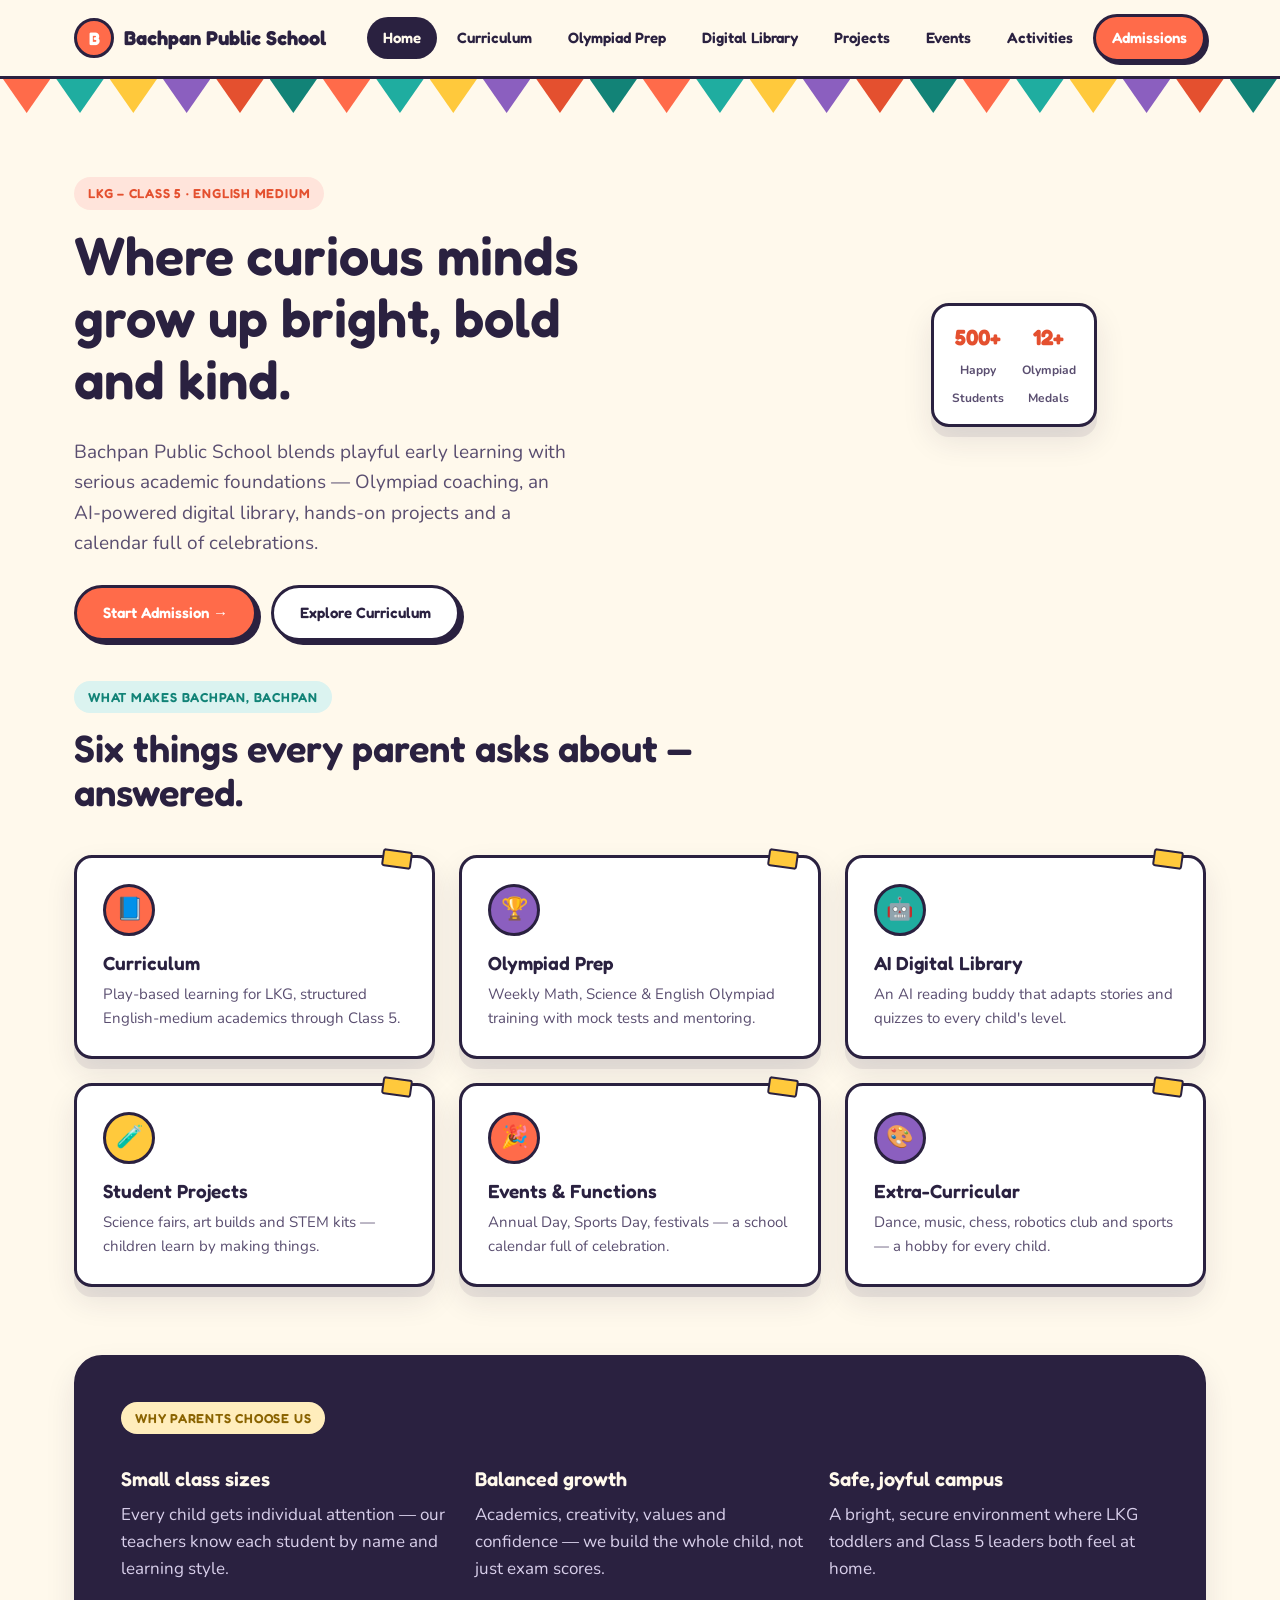
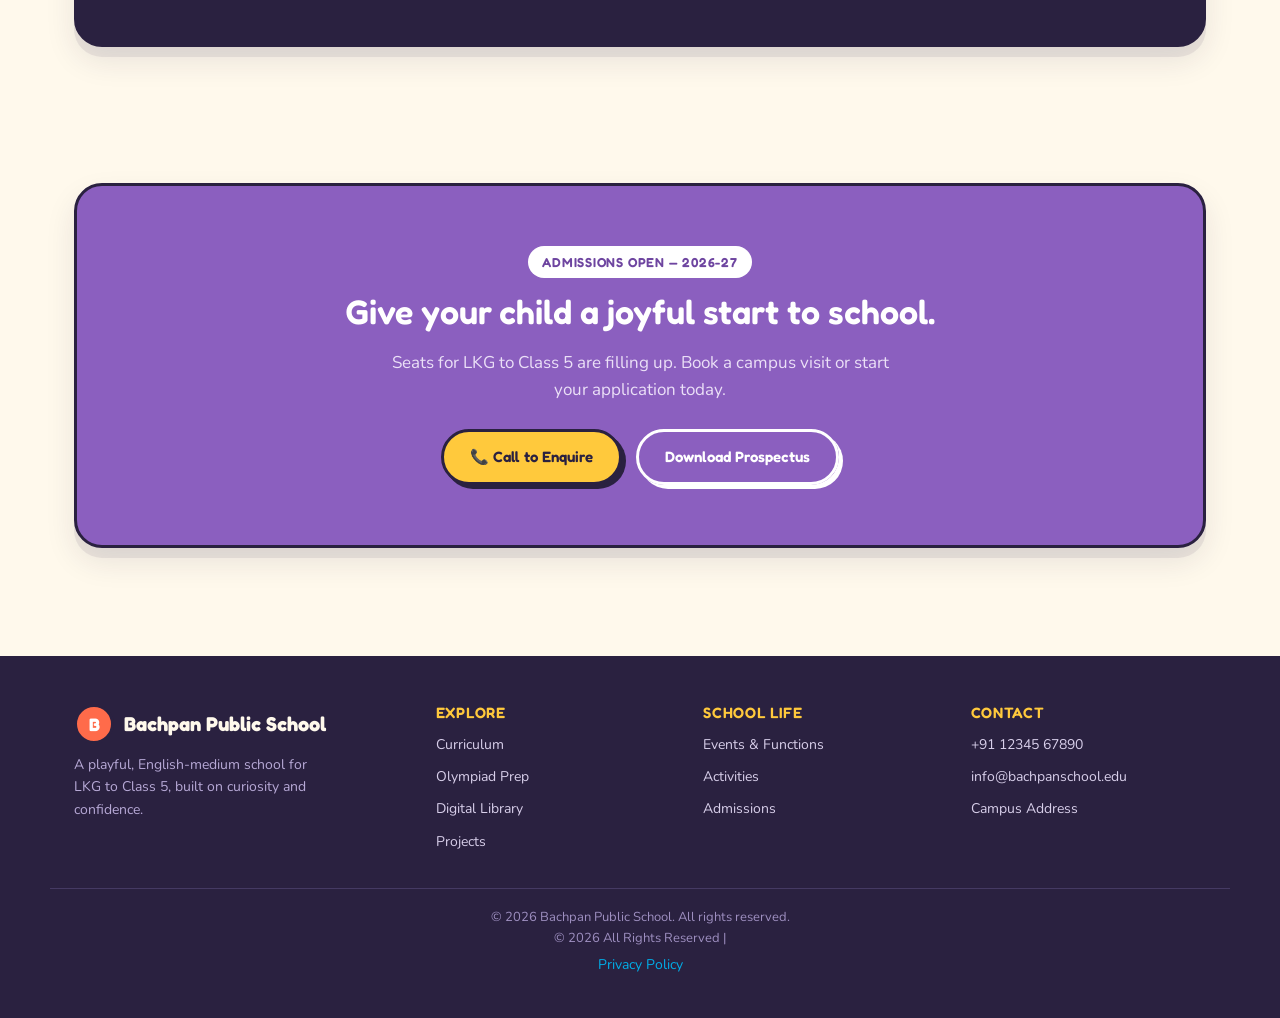
<file: index.html>
<!DOCTYPE html>
<html lang="en">
<head>
<meta charset="UTF-8">
<meta name="viewport" content="width=device-width, initial-scale=1.0">
<title>Bachpan Public School — LKG to Class 5, English Medium</title>
<meta name="description" content="Bachpan Public School: playful, curious classrooms for LKG to Class 5. Olympiad coaching, AI-powered digital library, hands-on projects and vibrant school events.">
<link rel="stylesheet" href="style.css">
</head>
<body>

<header class="site-header">
  <div class="nav-row">
    <a href="index.html" class="brand">
      <span class="brand-badge">B</span>
      Bachpan Public School
    </a>
    <button class="nav-toggle" aria-label="Toggle menu">
      <svg width="22" height="16" viewBox="0 0 22 16"><rect width="22" height="2.4" fill="#2A2140"/><rect y="6.8" width="22" height="2.4" fill="#2A2140"/><rect y="13.6" width="22" height="2.4" fill="#2A2140"/></svg>
    </button>
    <nav class="primary-nav">
      <a href="index.html" class="active">Home</a>
      <a href="curriculum.html">Curriculum</a>
      <a href="olympiad.html">Olympiad Prep</a>
      <a href="digital-library.html">Digital Library</a>
      <a href="projects.html">Projects</a>
      <a href="events.html">Events</a>
      <a href="activities.html">Activities</a>
      <a href="index.html#admissions" class="nav-cta">Admissions</a>
    </nav>
  </div>
</header>

<div class="bunting">
  <span></span><span></span><span></span><span></span><span></span><span></span><span></span><span></span>
  <span></span><span></span><span></span><span></span><span></span><span></span><span></span><span></span>
  <span></span><span></span><span></span><span></span><span></span><span></span><span></span><span></span>
</div>

<!-- HERO -->
<section class="hero">
  <div class="wrap hero-grid">
    <div>
      <span class="eyebrow">LKG – Class 5 · English Medium</span>
      <h1>Where curious minds grow up bright, bold and kind.</h1>
      <p class="lede">Bachpan Public School blends playful early learning with serious academic foundations — Olympiad coaching, an AI-powered digital library, hands-on projects and a calendar full of celebrations.</p>
      <div class="hero-actions">
        <a href="index.html#admissions" class="btn btn-primary">Start Admission →</a>
        <a href="curriculum.html" class="btn btn-ghost">Explore Curriculum</a>
      </div>
    </div>
    <div class="hero-art">
      <div class="blob"></div>
      <div class="hero-stats">
        <div><strong>500+</strong><span>Happy Students</span></div>
        <div><strong>12+</strong><span>Olympiad Medals</span></div>
      </div>
    </div>
  </div>
</section>

<!-- QUICK LINKS STRIP -->
<section style="padding:0 0 68px;">
  <div class="wrap">
    <div class="section-head">
      <span class="eyebrow teal">What makes Bachpan, Bachpan</span>
      <h2>Six things every parent asks about — answered.</h2>
    </div>
    <div class="grid grid-3">
      <a href="curriculum.html" class="card reveal">
        <div class="card-icon ic-coral">📘</div>
        <h3>Curriculum</h3>
        <p>Play-based learning for LKG, structured English-medium academics through Class 5.</p>
      </a>
      <a href="olympiad.html" class="card reveal">
        <div class="card-icon ic-grape">🏆</div>
        <h3>Olympiad Prep</h3>
        <p>Weekly Math, Science & English Olympiad training with mock tests and mentoring.</p>
      </a>
      <a href="digital-library.html" class="card reveal">
        <div class="card-icon ic-teal">🤖</div>
        <h3>AI Digital Library</h3>
        <p>An AI reading buddy that adapts stories and quizzes to every child's level.</p>
      </a>
      <a href="projects.html" class="card reveal">
        <div class="card-icon ic-sun">🧪</div>
        <h3>Student Projects</h3>
        <p>Science fairs, art builds and STEM kits — children learn by making things.</p>
      </a>
      <a href="events.html" class="card reveal">
        <div class="card-icon ic-coral">🎉</div>
        <h3>Events & Functions</h3>
        <p>Annual Day, Sports Day, festivals — a school calendar full of celebration.</p>
      </a>
      <a href="activities.html" class="card reveal">
        <div class="card-icon ic-grape">🎨</div>
        <h3>Extra-Curricular</h3>
        <p>Dance, music, chess, robotics club and sports — a hobby for every child.</p>
      </a>
    </div>
  </div>
</section>

<!-- WHY US PANEL -->
<section style="padding-top:0;">
  <div class="wrap">
    <div class="panel panel-ink">
      <span class="eyebrow sun">Why parents choose us</span>
      <div class="grid grid-3" style="margin-top:20px;">
        <div>
          <h3>Small class sizes</h3>
          <p>Every child gets individual attention — our teachers know each student by name and learning style.</p>
        </div>
        <div>
          <h3>Balanced growth</h3>
          <p>Academics, creativity, values and confidence — we build the whole child, not just exam scores.</p>
        </div>
        <div>
          <h3>Safe, joyful campus</h3>
          <p>A bright, secure environment where LKG toddlers and Class 5 leaders both feel at home.</p>
        </div>
      </div>
    </div>
  </div>
</section>

<!-- ADMISSIONS CTA -->
<section id="admissions">
  <div class="wrap">
    <div class="cta-band">
      <span class="eyebrow" style="background:#fff;color:var(--grape-deep);">Admissions Open — 2026-27</span>
      <h2>Give your child a joyful start to school.</h2>
      <p>Seats for LKG to Class 5 are filling up. Book a campus visit or start your application today.</p>
      <div class="hero-actions" style="justify-content:center;">
        <a href="tel:+911234567890" class="btn btn-primary" style="background:var(--sun);color:var(--ink);">📞 Call to Enquire</a>
        <a href="#" class="btn btn-ghost" style="background:transparent;color:#fff;border-color:#fff;box-shadow:4px 4px 0 #fff;">Download Prospectus</a>
      </div>
    </div>
  </div>
</section>

<footer>
  <div class="wrap footer-grid">
    <div>
      <div class="brand" style="color:var(--cream);margin-bottom:10px;">
        <span class="brand-badge">B</span> Bachpan Public School
      </div>
      <p style="color:#B7A9D6;font-size:14px;max-width:32ch;">A playful, English-medium school for LKG to Class 5, built on curiosity and confidence.</p>
    </div>
    <div>
      <h4>Explore</h4>
      <a href="curriculum.html">Curriculum</a>
      <a href="olympiad.html">Olympiad Prep</a>
      <a href="digital-library.html">Digital Library</a>
      <a href="projects.html">Projects</a>
    </div>
    <div>
      <h4>School Life</h4>
      <a href="events.html">Events & Functions</a>
      <a href="activities.html">Activities</a>
      <a href="index.html#admissions">Admissions</a>
    </div>
    <div>
      <h4>Contact</h4>
      <a href="tel:+911234567890">+91 12345 67890</a>
      <a href="mailto:info@bachpanschool.edu">info@bachpanschool.edu</a>
      <a href="#">Campus Address</a>
    </div>
  </div>
  <div class="wrap footer-bottom">© 2026 Bachpan Public School. All rights reserved.<p>© 2026 All Rights Reserved | <a href="privacy.html" style="color:#00ade7;text-decoration:none;">Privacy Policy</a></p></div>
</footer>

<script src="script.js"></script>
</body>
</html>
</file>
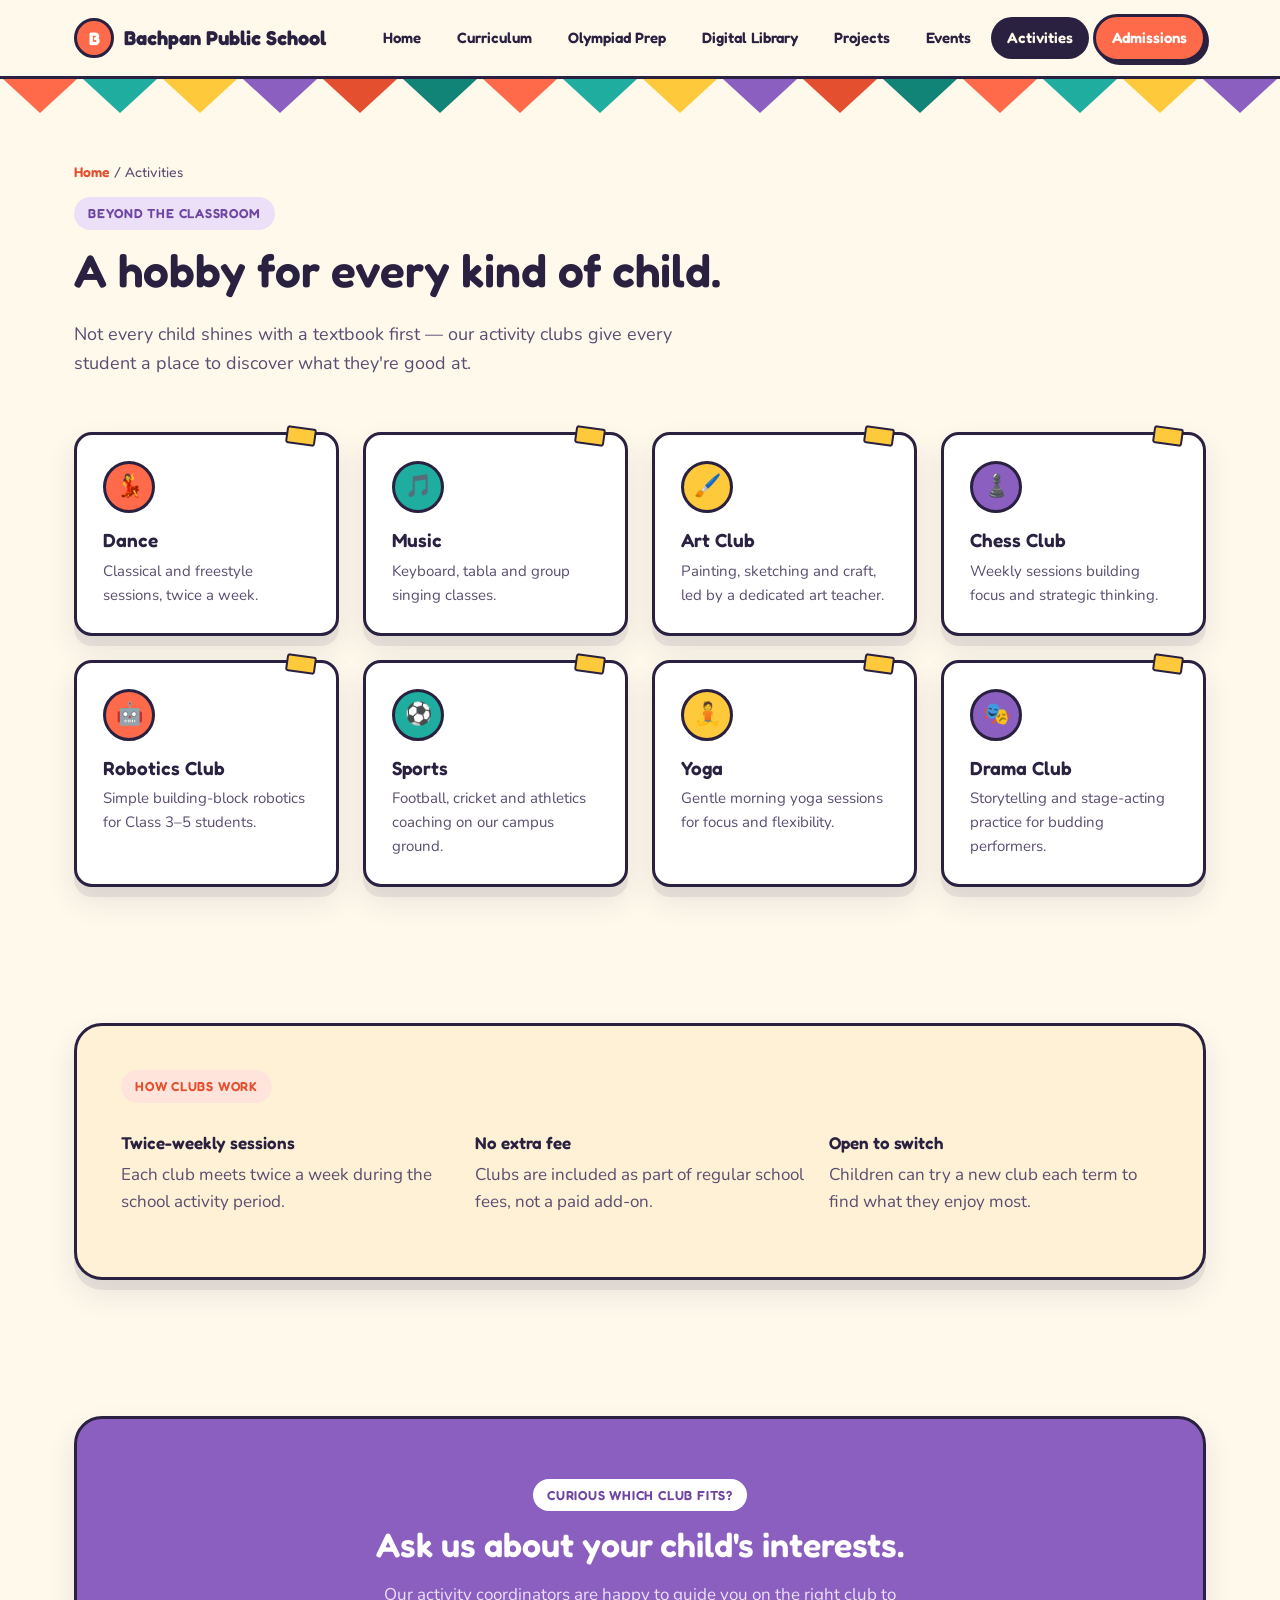
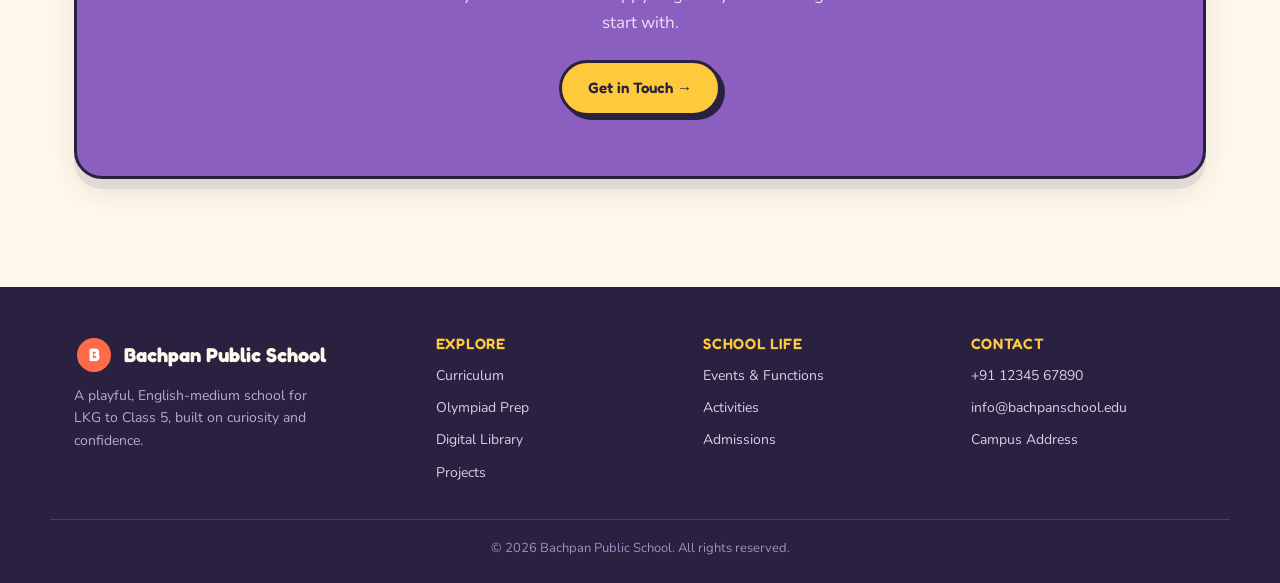
<file: activities.html>
<!DOCTYPE html>
<html lang="en">
<head>
<meta charset="UTF-8">
<meta name="viewport" content="width=device-width, initial-scale=1.0">
<title>Extra-Curricular Activities — Bachpan Public School</title>
<meta name="description" content="Dance, music, art, sports, chess and robotics club — extra-curricular activities at Bachpan Public School.">
<link rel="stylesheet" href="style.css">
</head>
<body>

<header class="site-header">
  <div class="nav-row">
    <a href="index.html" class="brand"><span class="brand-badge">B</span> Bachpan Public School</a>
    <button class="nav-toggle" aria-label="Toggle menu">
      <svg width="22" height="16" viewBox="0 0 22 16"><rect width="22" height="2.4" fill="#2A2140"/><rect y="6.8" width="22" height="2.4" fill="#2A2140"/><rect y="13.6" width="22" height="2.4" fill="#2A2140"/></svg>
    </button>
    <nav class="primary-nav">
      <a href="index.html">Home</a>
      <a href="curriculum.html">Curriculum</a>
      <a href="olympiad.html">Olympiad Prep</a>
      <a href="digital-library.html">Digital Library</a>
      <a href="projects.html">Projects</a>
      <a href="events.html">Events</a>
      <a href="activities.html" class="active">Activities</a>
      <a href="index.html#admissions" class="nav-cta">Admissions</a>
    </nav>
  </div>
</header>

<div class="bunting">
  <span></span><span></span><span></span><span></span><span></span><span></span><span></span><span></span>
  <span></span><span></span><span></span><span></span><span></span><span></span><span></span><span></span>
</div>

<section class="page-hero">
  <div class="wrap">
    <div class="breadcrumb"><a href="index.html">Home</a> / Activities</div>
    <span class="eyebrow grape">Beyond the classroom</span>
    <h1>A hobby for every kind of child.</h1>
    <p>Not every child shines with a textbook first — our activity clubs give every student a place to discover what they're good at.</p>
  </div>
</section>

<section style="padding-top:0;">
  <div class="wrap">
    <div class="grid grid-4">
      <div class="card reveal"><div class="card-icon ic-coral">💃</div><h3>Dance</h3><p>Classical and freestyle sessions, twice a week.</p></div>
      <div class="card reveal"><div class="card-icon ic-teal">🎵</div><h3>Music</h3><p>Keyboard, tabla and group singing classes.</p></div>
      <div class="card reveal"><div class="card-icon ic-sun">🖌️</div><h3>Art Club</h3><p>Painting, sketching and craft, led by a dedicated art teacher.</p></div>
      <div class="card reveal"><div class="card-icon ic-grape">♟️</div><h3>Chess Club</h3><p>Weekly sessions building focus and strategic thinking.</p></div>
      <div class="card reveal"><div class="card-icon ic-coral">🤖</div><h3>Robotics Club</h3><p>Simple building-block robotics for Class 3–5 students.</p></div>
      <div class="card reveal"><div class="card-icon ic-teal">⚽</div><h3>Sports</h3><p>Football, cricket and athletics coaching on our campus ground.</p></div>
      <div class="card reveal"><div class="card-icon ic-sun">🧘</div><h3>Yoga</h3><p>Gentle morning yoga sessions for focus and flexibility.</p></div>
      <div class="card reveal"><div class="card-icon ic-grape">🎭</div><h3>Drama Club</h3><p>Storytelling and stage-acting practice for budding performers.</p></div>
    </div>
  </div>
</section>

<section>
  <div class="wrap">
    <div class="panel panel-cream reveal">
      <span class="eyebrow">How clubs work</span>
      <div class="grid grid-3" style="margin-top:16px;">
        <div><h4>Twice-weekly sessions</h4><p style="color:var(--ink-soft);">Each club meets twice a week during the school activity period.</p></div>
        <div><h4>No extra fee</h4><p style="color:var(--ink-soft);">Clubs are included as part of regular school fees, not a paid add-on.</p></div>
        <div><h4>Open to switch</h4><p style="color:var(--ink-soft);">Children can try a new club each term to find what they enjoy most.</p></div>
      </div>
    </div>
  </div>
</section>

<section>
  <div class="wrap">
    <div class="cta-band">
      <span class="eyebrow" style="background:#fff;color:var(--grape-deep);">Curious which club fits?</span>
      <h2>Ask us about your child's interests.</h2>
      <p>Our activity coordinators are happy to guide you on the right club to start with.</p>
      <a href="index.html#admissions" class="btn btn-primary" style="background:var(--sun);color:var(--ink);">Get in Touch →</a>
    </div>
  </div>
</section>

<footer>
  <div class="wrap footer-grid">
    <div>
      <div class="brand" style="color:var(--cream);margin-bottom:10px;"><span class="brand-badge">B</span> Bachpan Public School</div>
      <p style="color:#B7A9D6;font-size:14px;max-width:32ch;">A playful, English-medium school for LKG to Class 5, built on curiosity and confidence.</p>
    </div>
    <div><h4>Explore</h4>
      <a href="curriculum.html">Curriculum</a><a href="olympiad.html">Olympiad Prep</a><a href="digital-library.html">Digital Library</a><a href="projects.html">Projects</a>
    </div>
    <div><h4>School Life</h4>
      <a href="events.html">Events & Functions</a><a href="activities.html">Activities</a><a href="index.html#admissions">Admissions</a>
    </div>
    <div><h4>Contact</h4>
      <a href="tel:+911234567890">+91 12345 67890</a><a href="mailto:info@bachpanschool.edu">info@bachpanschool.edu</a><a href="#">Campus Address</a>
    </div>
  </div>
  <div class="wrap footer-bottom">© 2026 Bachpan Public School. All rights reserved.</div>
</footer>

<script src="script.js"></script>
</body>
</html>
</file>
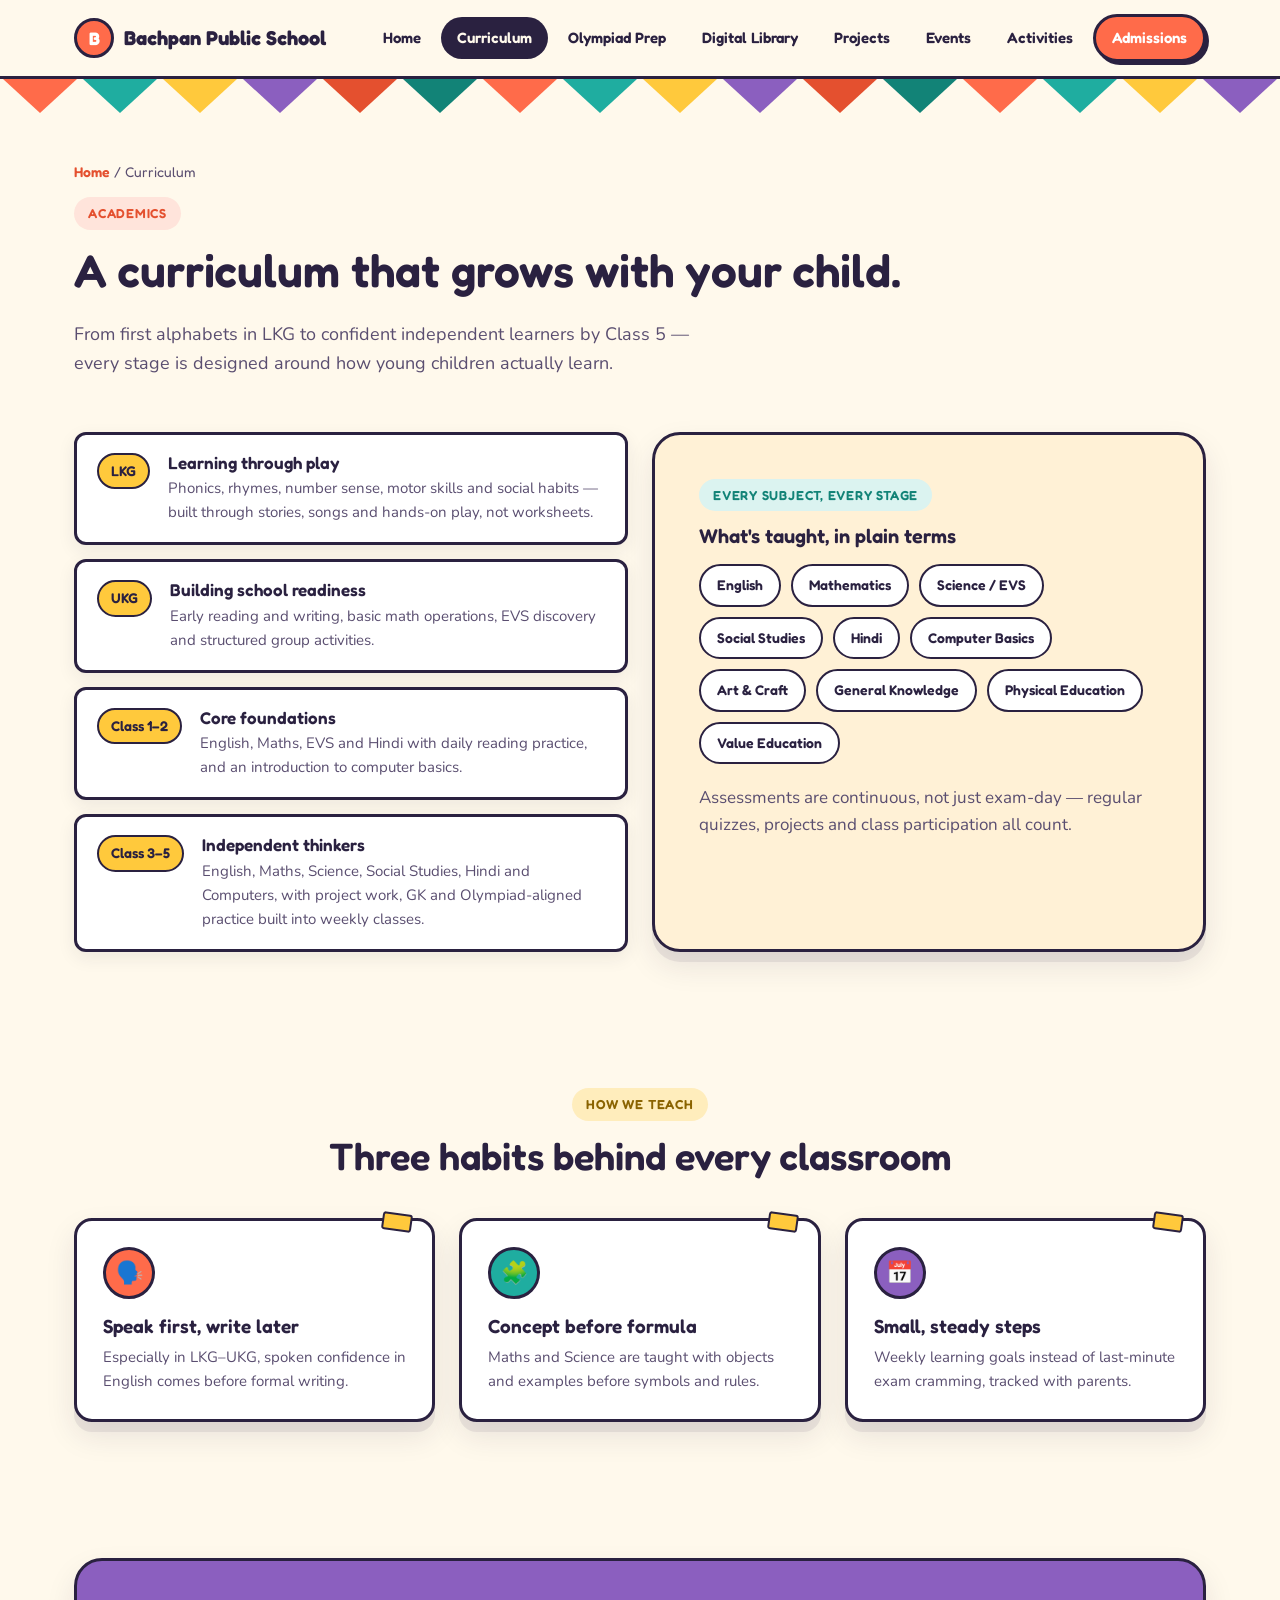
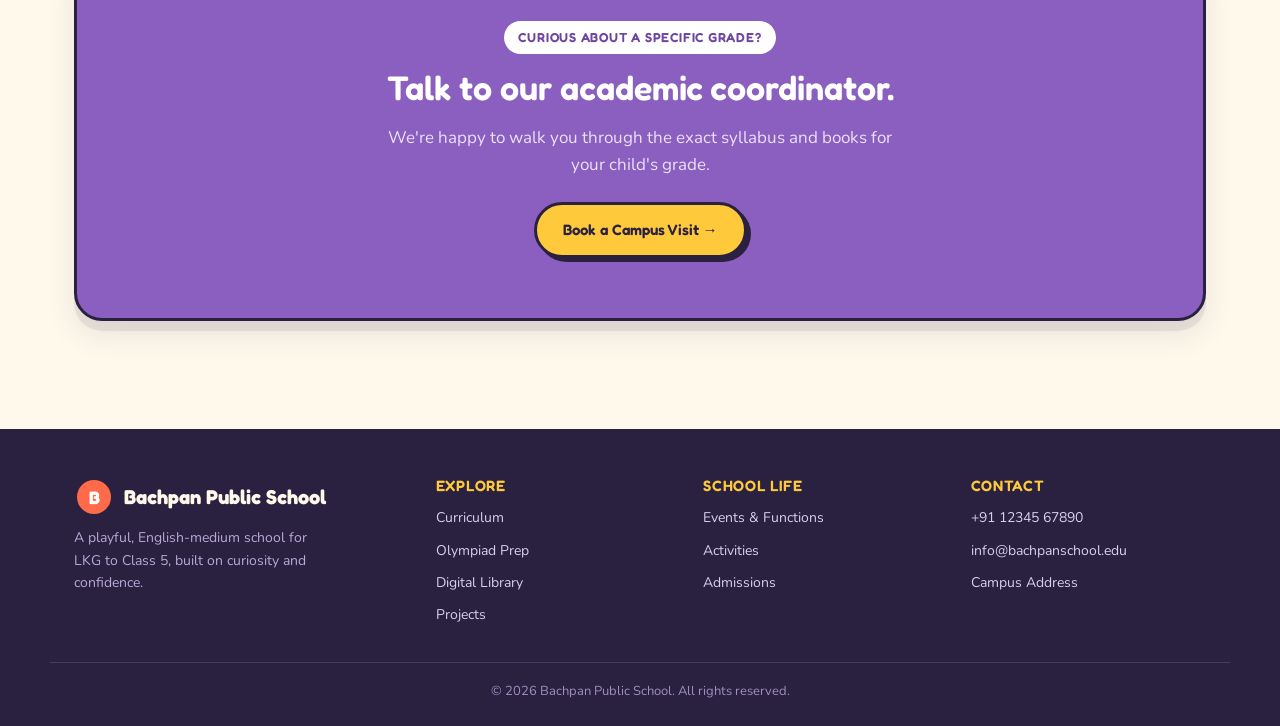
<file: curriculum.html>
<!DOCTYPE html>
<html lang="en">
<head>
<meta charset="UTF-8">
<meta name="viewport" content="width=device-width, initial-scale=1.0">
<title>Curriculum — Bachpan Public School</title>
<meta name="description" content="LKG to Class 5 English-medium curriculum at Bachpan Public School — play-based early years, structured primary academics.">
<link rel="stylesheet" href="style.css">
</head>
<body>

<header class="site-header">
  <div class="nav-row">
    <a href="index.html" class="brand"><span class="brand-badge">B</span> Bachpan Public School</a>
    <button class="nav-toggle" aria-label="Toggle menu">
      <svg width="22" height="16" viewBox="0 0 22 16"><rect width="22" height="2.4" fill="#2A2140"/><rect y="6.8" width="22" height="2.4" fill="#2A2140"/><rect y="13.6" width="22" height="2.4" fill="#2A2140"/></svg>
    </button>
    <nav class="primary-nav">
      <a href="index.html">Home</a>
      <a href="curriculum.html" class="active">Curriculum</a>
      <a href="olympiad.html">Olympiad Prep</a>
      <a href="digital-library.html">Digital Library</a>
      <a href="projects.html">Projects</a>
      <a href="events.html">Events</a>
      <a href="activities.html">Activities</a>
      <a href="index.html#admissions" class="nav-cta">Admissions</a>
    </nav>
  </div>
</header>

<div class="bunting">
  <span></span><span></span><span></span><span></span><span></span><span></span><span></span><span></span>
  <span></span><span></span><span></span><span></span><span></span><span></span><span></span><span></span>
</div>

<section class="page-hero">
  <div class="wrap">
    <div class="breadcrumb"><a href="index.html">Home</a> / Curriculum</div>
    <span class="eyebrow">Academics</span>
    <h1>A curriculum that grows with your child.</h1>
    <p>From first alphabets in LKG to confident independent learners by Class 5 — every stage is designed around how young children actually learn.</p>
  </div>
</section>

<section style="padding-top:0;">
  <div class="wrap">
    <div class="grid grid-2">
      <div class="row-list">
        <div class="row-item reveal">
          <span class="row-badge">LKG</span>
          <div>
            <h4>Learning through play</h4>
            <p>Phonics, rhymes, number sense, motor skills and social habits — built through stories, songs and hands-on play, not worksheets.</p>
          </div>
        </div>
        <div class="row-item reveal">
          <span class="row-badge">UKG</span>
          <div>
            <h4>Building school readiness</h4>
            <p>Early reading and writing, basic math operations, EVS discovery and structured group activities.</p>
          </div>
        </div>
        <div class="row-item reveal">
          <span class="row-badge">Class 1–2</span>
          <div>
            <h4>Core foundations</h4>
            <p>English, Maths, EVS and Hindi with daily reading practice, and an introduction to computer basics.</p>
          </div>
        </div>
        <div class="row-item reveal">
          <span class="row-badge">Class 3–5</span>
          <div>
            <h4>Independent thinkers</h4>
            <p>English, Maths, Science, Social Studies, Hindi and Computers, with project work, GK and Olympiad-aligned practice built into weekly classes.</p>
          </div>
        </div>
      </div>

      <div class="panel panel-cream reveal">
        <span class="eyebrow teal">Every subject, every stage</span>
        <h3>What's taught, in plain terms</h3>
        <div class="pill-row" style="margin-top:16px;">
          <span class="pill">English</span>
          <span class="pill">Mathematics</span>
          <span class="pill">Science / EVS</span>
          <span class="pill">Social Studies</span>
          <span class="pill">Hindi</span>
          <span class="pill">Computer Basics</span>
          <span class="pill">Art & Craft</span>
          <span class="pill">General Knowledge</span>
          <span class="pill">Physical Education</span>
          <span class="pill">Value Education</span>
        </div>
        <p style="margin-top:20px;color:var(--ink-soft);">Assessments are continuous, not just exam-day — regular quizzes, projects and class participation all count.</p>
      </div>
    </div>
  </div>
</section>

<section>
  <div class="wrap">
    <div class="section-head center" style="margin-left:auto;margin-right:auto;">
      <span class="eyebrow sun">How we teach</span>
      <h2>Three habits behind every classroom</h2>
    </div>
    <div class="grid grid-3">
      <div class="card reveal">
        <div class="card-icon ic-coral">🗣️</div>
        <h3>Speak first, write later</h3>
        <p>Especially in LKG–UKG, spoken confidence in English comes before formal writing.</p>
      </div>
      <div class="card reveal">
        <div class="card-icon ic-teal">🧩</div>
        <h3>Concept before formula</h3>
        <p>Maths and Science are taught with objects and examples before symbols and rules.</p>
      </div>
      <div class="card reveal">
        <div class="card-icon ic-grape">📅</div>
        <h3>Small, steady steps</h3>
        <p>Weekly learning goals instead of last-minute exam cramming, tracked with parents.</p>
      </div>
    </div>
  </div>
</section>

<section>
  <div class="wrap">
    <div class="cta-band">
      <span class="eyebrow" style="background:#fff;color:var(--grape-deep);">Curious about a specific grade?</span>
      <h2>Talk to our academic coordinator.</h2>
      <p>We're happy to walk you through the exact syllabus and books for your child's grade.</p>
      <a href="index.html#admissions" class="btn btn-primary" style="background:var(--sun);color:var(--ink);">Book a Campus Visit →</a>
    </div>
  </div>
</section>

<footer>
  <div class="wrap footer-grid">
    <div>
      <div class="brand" style="color:var(--cream);margin-bottom:10px;"><span class="brand-badge">B</span> Bachpan Public School</div>
      <p style="color:#B7A9D6;font-size:14px;max-width:32ch;">A playful, English-medium school for LKG to Class 5, built on curiosity and confidence.</p>
    </div>
    <div><h4>Explore</h4>
      <a href="curriculum.html">Curriculum</a><a href="olympiad.html">Olympiad Prep</a><a href="digital-library.html">Digital Library</a><a href="projects.html">Projects</a>
    </div>
    <div><h4>School Life</h4>
      <a href="events.html">Events & Functions</a><a href="activities.html">Activities</a><a href="index.html#admissions">Admissions</a>
    </div>
    <div><h4>Contact</h4>
      <a href="tel:+911234567890">+91 12345 67890</a><a href="mailto:info@bachpanschool.edu">info@bachpanschool.edu</a><a href="#">Campus Address</a>
    </div>
  </div>
  <div class="wrap footer-bottom">© 2026 Bachpan Public School. All rights reserved.</div>
</footer>

<script src="script.js"></script>
</body>
</html>
</file>
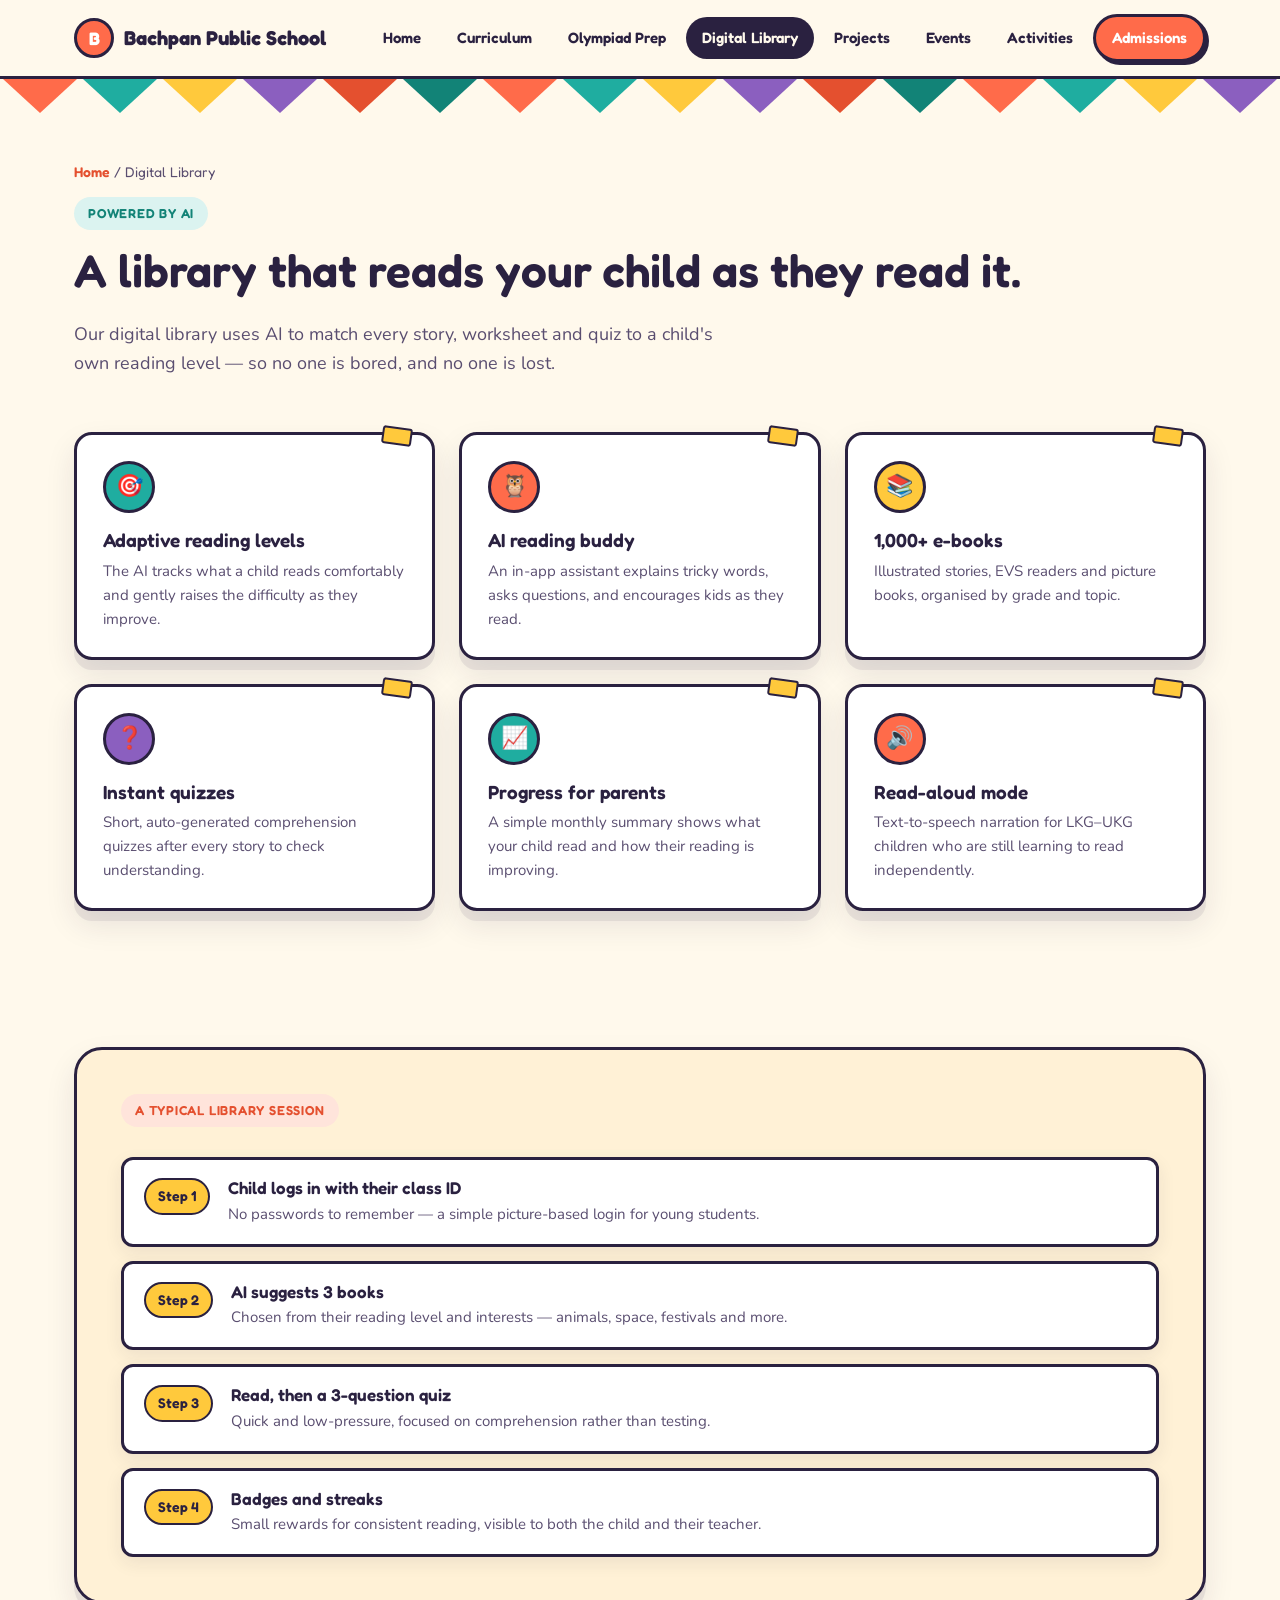
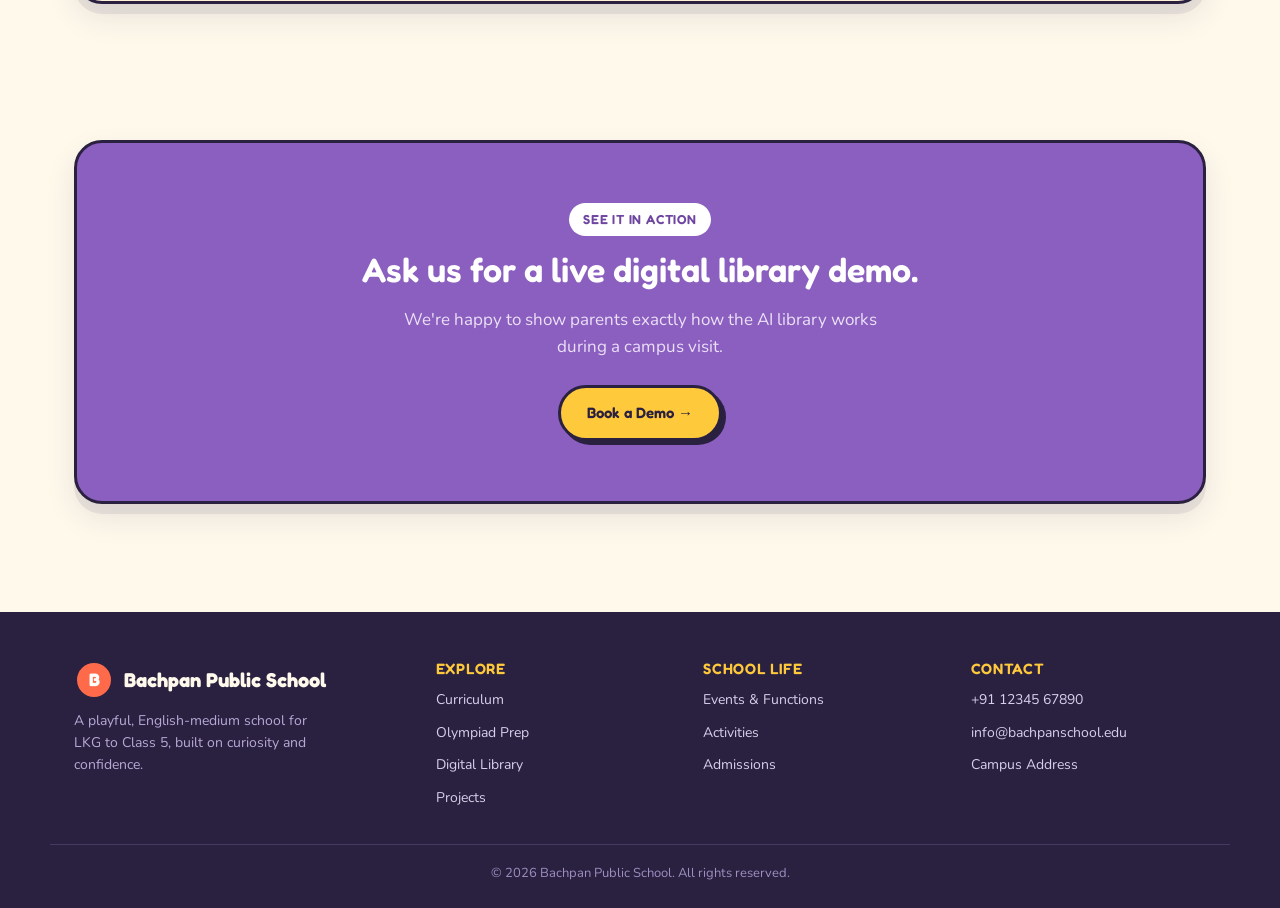
<file: digital-library.html>
<!DOCTYPE html>
<html lang="en">
<head>
<meta charset="UTF-8">
<meta name="viewport" content="width=device-width, initial-scale=1.0">
<title>AI Digital Library — Bachpan Public School</title>
<meta name="description" content="An AI-powered digital library at Bachpan Public School that adapts reading levels, stories and quizzes to every child.">
<link rel="stylesheet" href="style.css">
</head>
<body>

<header class="site-header">
  <div class="nav-row">
    <a href="index.html" class="brand"><span class="brand-badge">B</span> Bachpan Public School</a>
    <button class="nav-toggle" aria-label="Toggle menu">
      <svg width="22" height="16" viewBox="0 0 22 16"><rect width="22" height="2.4" fill="#2A2140"/><rect y="6.8" width="22" height="2.4" fill="#2A2140"/><rect y="13.6" width="22" height="2.4" fill="#2A2140"/></svg>
    </button>
    <nav class="primary-nav">
      <a href="index.html">Home</a>
      <a href="curriculum.html">Curriculum</a>
      <a href="olympiad.html">Olympiad Prep</a>
      <a href="digital-library.html" class="active">Digital Library</a>
      <a href="projects.html">Projects</a>
      <a href="events.html">Events</a>
      <a href="activities.html">Activities</a>
      <a href="index.html#admissions" class="nav-cta">Admissions</a>
    </nav>
  </div>
</header>

<div class="bunting">
  <span></span><span></span><span></span><span></span><span></span><span></span><span></span><span></span>
  <span></span><span></span><span></span><span></span><span></span><span></span><span></span><span></span>
</div>

<section class="page-hero">
  <div class="wrap">
    <div class="breadcrumb"><a href="index.html">Home</a> / Digital Library</div>
    <span class="eyebrow teal">Powered by AI</span>
    <h1>A library that reads your child as they read it.</h1>
    <p>Our digital library uses AI to match every story, worksheet and quiz to a child's own reading level — so no one is bored, and no one is lost.</p>
  </div>
</section>

<section style="padding-top:0;">
  <div class="wrap">
    <div class="grid grid-3">
      <div class="card reveal">
        <div class="card-icon ic-teal">🎯</div>
        <h3>Adaptive reading levels</h3>
        <p>The AI tracks what a child reads comfortably and gently raises the difficulty as they improve.</p>
      </div>
      <div class="card reveal">
        <div class="card-icon ic-coral">🦉</div>
        <h3>AI reading buddy</h3>
        <p>An in-app assistant explains tricky words, asks questions, and encourages kids as they read.</p>
      </div>
      <div class="card reveal">
        <div class="card-icon ic-sun">📚</div>
        <h3>1,000+ e-books</h3>
        <p>Illustrated stories, EVS readers and picture books, organised by grade and topic.</p>
      </div>
      <div class="card reveal">
        <div class="card-icon ic-grape">❓</div>
        <h3>Instant quizzes</h3>
        <p>Short, auto-generated comprehension quizzes after every story to check understanding.</p>
      </div>
      <div class="card reveal">
        <div class="card-icon ic-teal">📈</div>
        <h3>Progress for parents</h3>
        <p>A simple monthly summary shows what your child read and how their reading is improving.</p>
      </div>
      <div class="card reveal">
        <div class="card-icon ic-coral">🔊</div>
        <h3>Read-aloud mode</h3>
        <p>Text-to-speech narration for LKG–UKG children who are still learning to read independently.</p>
      </div>
    </div>
  </div>
</section>

<section>
  <div class="wrap">
    <div class="panel panel-cream reveal">
      <span class="eyebrow">A typical library session</span>
      <div class="row-list" style="margin-top:16px;">
        <div class="row-item">
          <span class="row-badge">Step 1</span>
          <div><h4>Child logs in with their class ID</h4><p>No passwords to remember — a simple picture-based login for young students.</p></div>
        </div>
        <div class="row-item">
          <span class="row-badge">Step 2</span>
          <div><h4>AI suggests 3 books</h4><p>Chosen from their reading level and interests — animals, space, festivals and more.</p></div>
        </div>
        <div class="row-item">
          <span class="row-badge">Step 3</span>
          <div><h4>Read, then a 3-question quiz</h4><p>Quick and low-pressure, focused on comprehension rather than testing.</p></div>
        </div>
        <div class="row-item">
          <span class="row-badge">Step 4</span>
          <div><h4>Badges and streaks</h4><p>Small rewards for consistent reading, visible to both the child and their teacher.</p></div>
        </div>
      </div>
    </div>
  </div>
</section>

<section>
  <div class="wrap">
    <div class="cta-band">
      <span class="eyebrow" style="background:#fff;color:var(--grape-deep);">See it in action</span>
      <h2>Ask us for a live digital library demo.</h2>
      <p>We're happy to show parents exactly how the AI library works during a campus visit.</p>
      <a href="index.html#admissions" class="btn btn-primary" style="background:var(--sun);color:var(--ink);">Book a Demo →</a>
    </div>
  </div>
</section>

<footer>
  <div class="wrap footer-grid">
    <div>
      <div class="brand" style="color:var(--cream);margin-bottom:10px;"><span class="brand-badge">B</span> Bachpan Public School</div>
      <p style="color:#B7A9D6;font-size:14px;max-width:32ch;">A playful, English-medium school for LKG to Class 5, built on curiosity and confidence.</p>
    </div>
    <div><h4>Explore</h4>
      <a href="curriculum.html">Curriculum</a><a href="olympiad.html">Olympiad Prep</a><a href="digital-library.html">Digital Library</a><a href="projects.html">Projects</a>
    </div>
    <div><h4>School Life</h4>
      <a href="events.html">Events & Functions</a><a href="activities.html">Activities</a><a href="index.html#admissions">Admissions</a>
    </div>
    <div><h4>Contact</h4>
      <a href="tel:+911234567890">+91 12345 67890</a><a href="mailto:info@bachpanschool.edu">info@bachpanschool.edu</a><a href="#">Campus Address</a>
    </div>
  </div>
  <div class="wrap footer-bottom">© 2026 Bachpan Public School. All rights reserved.</div>
</footer>

<script src="script.js"></script>
</body>
</html>
</file>
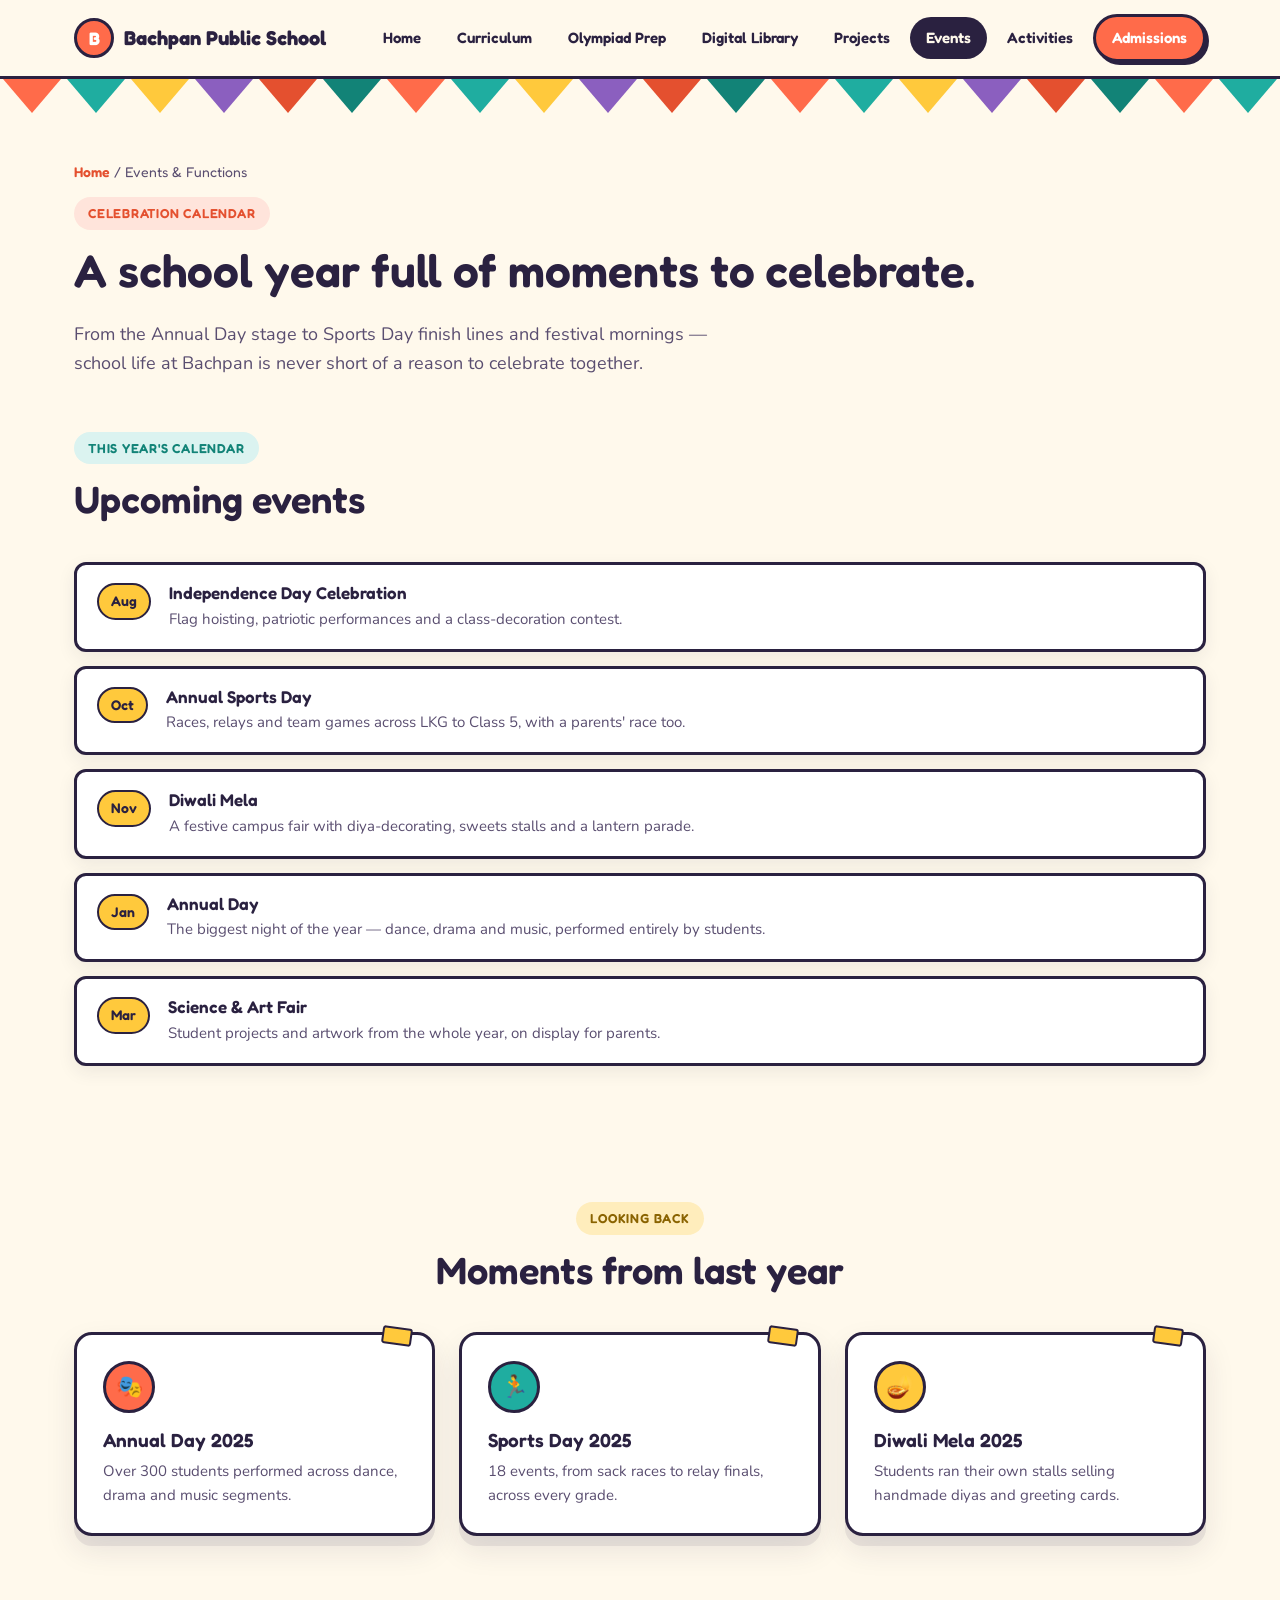
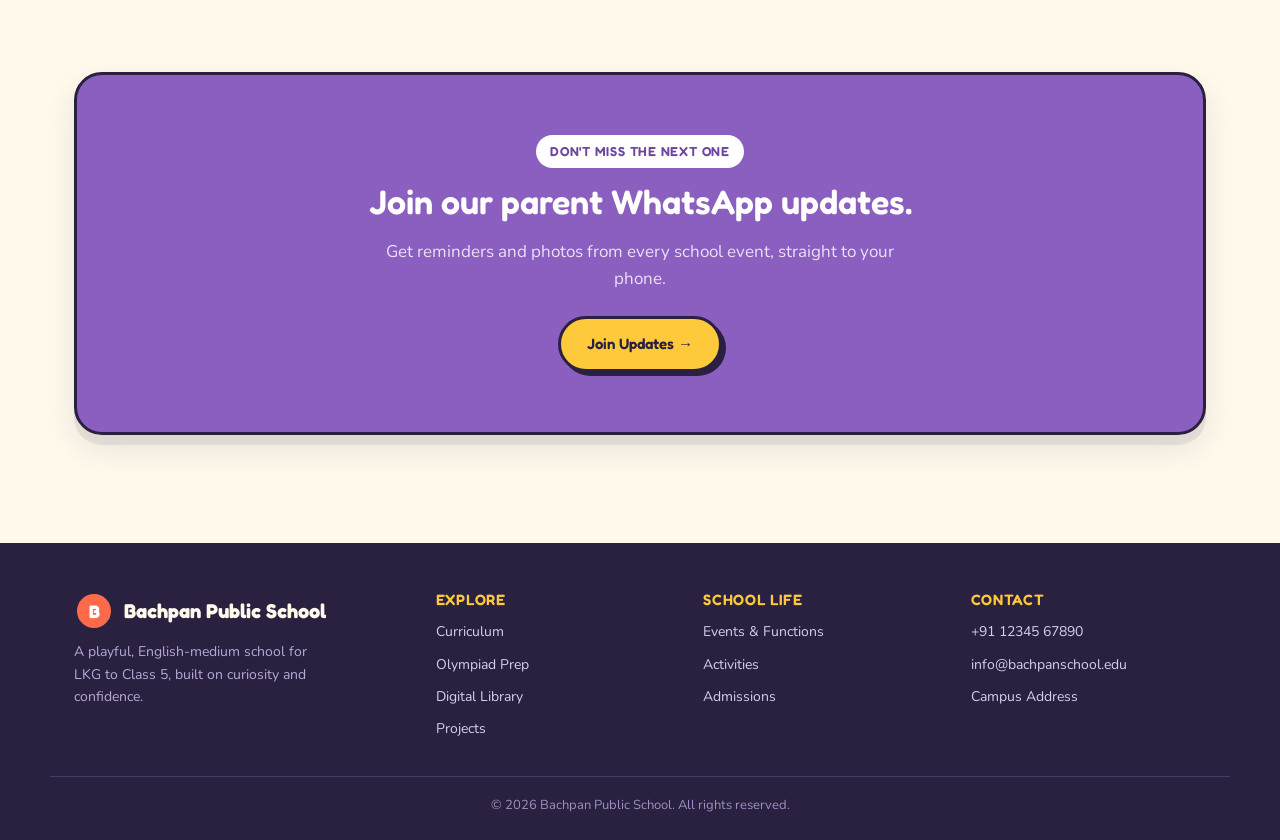
<file: events.html>
<!DOCTYPE html>
<html lang="en">
<head>
<meta charset="UTF-8">
<meta name="viewport" content="width=device-width, initial-scale=1.0">
<title>Events & Functions — Bachpan Public School</title>
<meta name="description" content="Annual Day, Sports Day, festivals and celebrations at Bachpan Public School.">
<link rel="stylesheet" href="style.css">
</head>
<body>

<header class="site-header">
  <div class="nav-row">
    <a href="index.html" class="brand"><span class="brand-badge">B</span> Bachpan Public School</a>
    <button class="nav-toggle" aria-label="Toggle menu">
      <svg width="22" height="16" viewBox="0 0 22 16"><rect width="22" height="2.4" fill="#2A2140"/><rect y="6.8" width="22" height="2.4" fill="#2A2140"/><rect y="13.6" width="22" height="2.4" fill="#2A2140"/></svg>
    </button>
    <nav class="primary-nav">
      <a href="index.html">Home</a>
      <a href="curriculum.html">Curriculum</a>
      <a href="olympiad.html">Olympiad Prep</a>
      <a href="digital-library.html">Digital Library</a>
      <a href="projects.html">Projects</a>
      <a href="events.html" class="active">Events</a>
      <a href="activities.html">Activities</a>
      <a href="index.html#admissions" class="nav-cta">Admissions</a>
    </nav>
  </div>
</header>

<div class="bunting">
  <span></span><span></span><span></span><span></span><span></span><span></span><span></span><span></span>
  <span></span><span></span><span></span><span></span><span></span><span></span><span></span><span></span>
  <span></span><span></span><span></span><span></span>
</div>

<section class="page-hero">
  <div class="wrap">
    <div class="breadcrumb"><a href="index.html">Home</a> / Events & Functions</div>
    <span class="eyebrow">Celebration calendar</span>
    <h1>A school year full of moments to celebrate.</h1>
    <p>From the Annual Day stage to Sports Day finish lines and festival mornings — school life at Bachpan is never short of a reason to celebrate together.</p>
  </div>
</section>

<section style="padding-top:0;">
  <div class="wrap">
    <div class="section-head">
      <span class="eyebrow teal">This year's calendar</span>
      <h2>Upcoming events</h2>
    </div>
    <div class="row-list">
      <div class="row-item reveal">
        <span class="row-badge">Aug</span>
        <div><h4>Independence Day Celebration</h4><p>Flag hoisting, patriotic performances and a class-decoration contest.</p></div>
      </div>
      <div class="row-item reveal">
        <span class="row-badge">Oct</span>
        <div><h4>Annual Sports Day</h4><p>Races, relays and team games across LKG to Class 5, with a parents' race too.</p></div>
      </div>
      <div class="row-item reveal">
        <span class="row-badge">Nov</span>
        <div><h4>Diwali Mela</h4><p>A festive campus fair with diya-decorating, sweets stalls and a lantern parade.</p></div>
      </div>
      <div class="row-item reveal">
        <span class="row-badge">Jan</span>
        <div><h4>Annual Day</h4><p>The biggest night of the year — dance, drama and music, performed entirely by students.</p></div>
      </div>
      <div class="row-item reveal">
        <span class="row-badge">Mar</span>
        <div><h4>Science & Art Fair</h4><p>Student projects and artwork from the whole year, on display for parents.</p></div>
      </div>
    </div>
  </div>
</section>

<section>
  <div class="wrap">
    <div class="section-head center">
      <span class="eyebrow sun">Looking back</span>
      <h2>Moments from last year</h2>
    </div>
    <div class="grid grid-3">
      <div class="card reveal"><div class="card-icon ic-coral">🎭</div><h3>Annual Day 2025</h3><p>Over 300 students performed across dance, drama and music segments.</p></div>
      <div class="card reveal"><div class="card-icon ic-teal">🏃</div><h3>Sports Day 2025</h3><p>18 events, from sack races to relay finals, across every grade.</p></div>
      <div class="card reveal"><div class="card-icon ic-sun">🪔</div><h3>Diwali Mela 2025</h3><p>Students ran their own stalls selling handmade diyas and greeting cards.</p></div>
    </div>
  </div>
</section>

<section>
  <div class="wrap">
    <div class="cta-band">
      <span class="eyebrow" style="background:#fff;color:var(--grape-deep);">Don't miss the next one</span>
      <h2>Join our parent WhatsApp updates.</h2>
      <p>Get reminders and photos from every school event, straight to your phone.</p>
      <a href="#" class="btn btn-primary" style="background:var(--sun);color:var(--ink);">Join Updates →</a>
    </div>
  </div>
</section>

<footer>
  <div class="wrap footer-grid">
    <div>
      <div class="brand" style="color:var(--cream);margin-bottom:10px;"><span class="brand-badge">B</span> Bachpan Public School</div>
      <p style="color:#B7A9D6;font-size:14px;max-width:32ch;">A playful, English-medium school for LKG to Class 5, built on curiosity and confidence.</p>
    </div>
    <div><h4>Explore</h4>
      <a href="curriculum.html">Curriculum</a><a href="olympiad.html">Olympiad Prep</a><a href="digital-library.html">Digital Library</a><a href="projects.html">Projects</a>
    </div>
    <div><h4>School Life</h4>
      <a href="events.html">Events & Functions</a><a href="activities.html">Activities</a><a href="index.html#admissions">Admissions</a>
    </div>
    <div><h4>Contact</h4>
      <a href="tel:+911234567890">+91 12345 67890</a><a href="mailto:info@bachpanschool.edu">info@bachpanschool.edu</a><a href="#">Campus Address</a>
    </div>
  </div>
  <div class="wrap footer-bottom">© 2026 Bachpan Public School. All rights reserved.</div>
</footer>

<script src="script.js"></script>
</body>
</html>
</file>
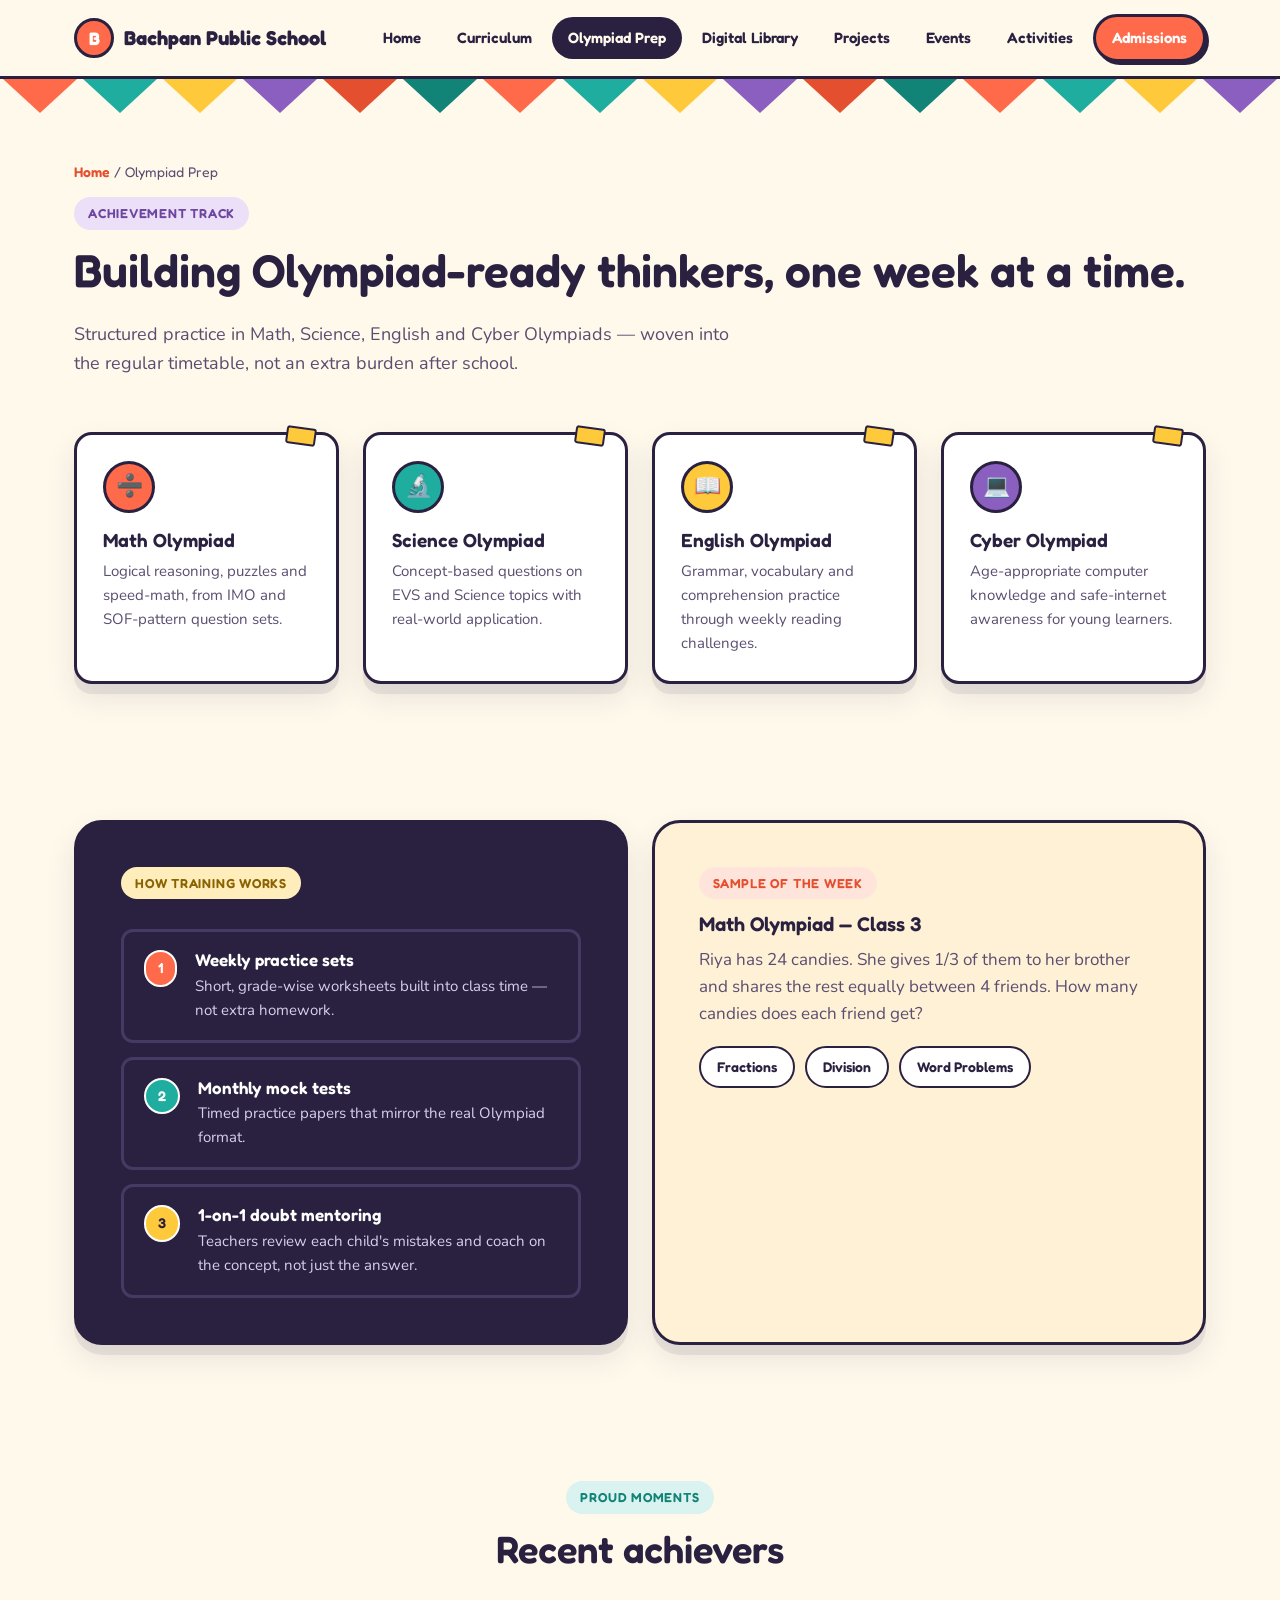
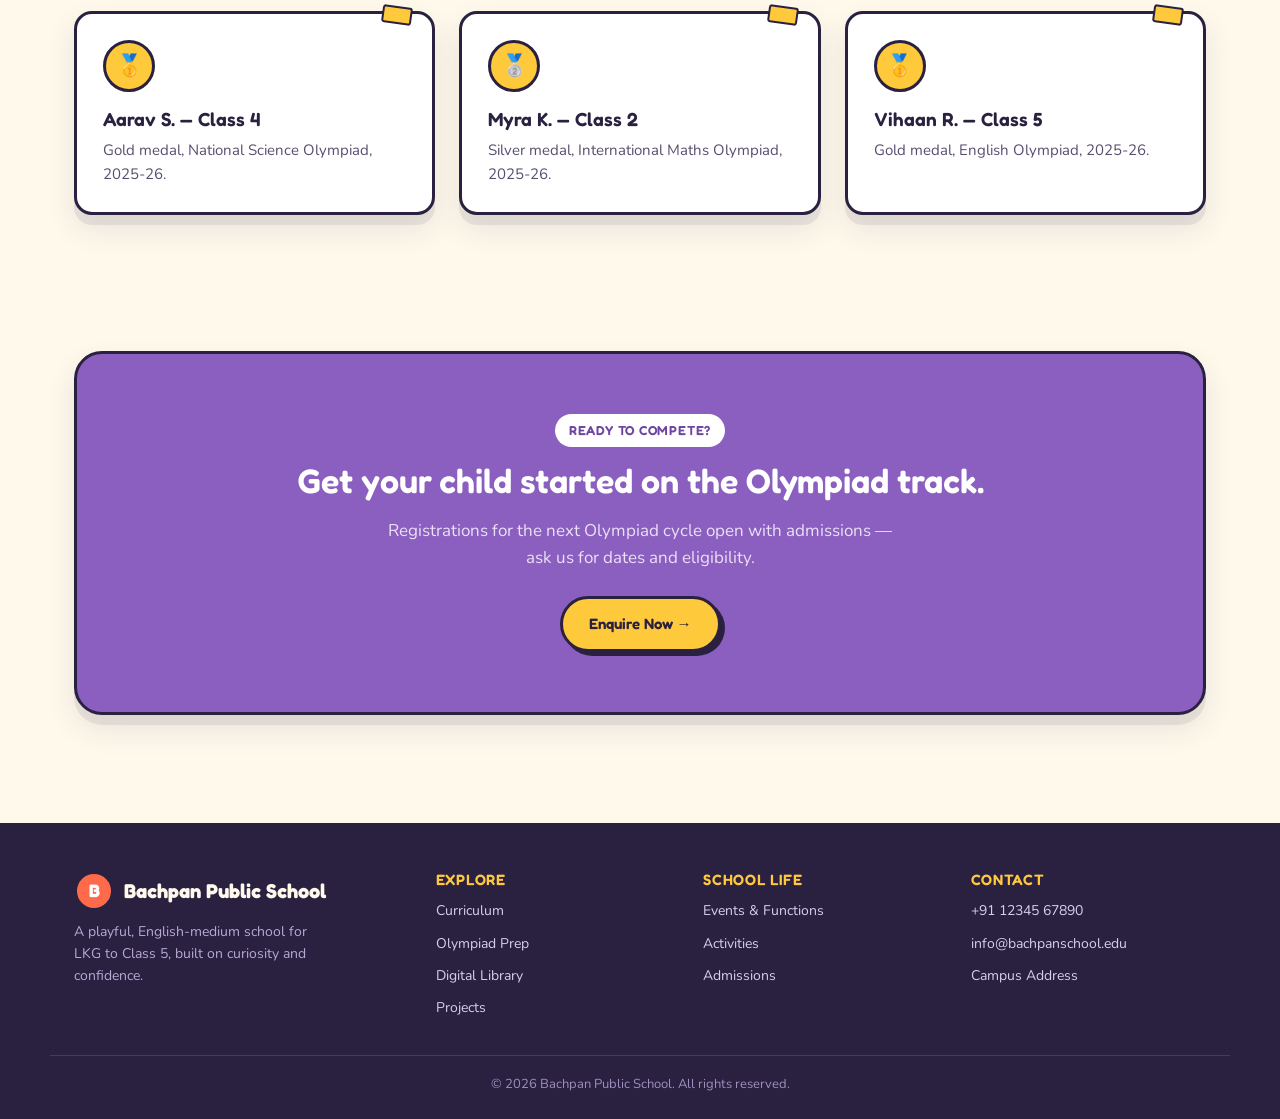
<file: olympiad.html>
<!DOCTYPE html>
<html lang="en">
<head>
<meta charset="UTF-8">
<meta name="viewport" content="width=device-width, initial-scale=1.0">
<title>Olympiad Preparation — Bachpan Public School</title>
<meta name="description" content="Math, Science, English and Cyber Olympiad coaching for LKG to Class 5 students at Bachpan Public School.">
<link rel="stylesheet" href="style.css">
</head>
<body>

<header class="site-header">
  <div class="nav-row">
    <a href="index.html" class="brand"><span class="brand-badge">B</span> Bachpan Public School</a>
    <button class="nav-toggle" aria-label="Toggle menu">
      <svg width="22" height="16" viewBox="0 0 22 16"><rect width="22" height="2.4" fill="#2A2140"/><rect y="6.8" width="22" height="2.4" fill="#2A2140"/><rect y="13.6" width="22" height="2.4" fill="#2A2140"/></svg>
    </button>
    <nav class="primary-nav">
      <a href="index.html">Home</a>
      <a href="curriculum.html">Curriculum</a>
      <a href="olympiad.html" class="active">Olympiad Prep</a>
      <a href="digital-library.html">Digital Library</a>
      <a href="projects.html">Projects</a>
      <a href="events.html">Events</a>
      <a href="activities.html">Activities</a>
      <a href="index.html#admissions" class="nav-cta">Admissions</a>
    </nav>
  </div>
</header>

<div class="bunting">
  <span></span><span></span><span></span><span></span><span></span><span></span><span></span><span></span>
  <span></span><span></span><span></span><span></span><span></span><span></span><span></span><span></span>
</div>

<section class="page-hero">
  <div class="wrap">
    <div class="breadcrumb"><a href="index.html">Home</a> / Olympiad Prep</div>
    <span class="eyebrow grape">Achievement Track</span>
    <h1>Building Olympiad-ready thinkers, one week at a time.</h1>
    <p>Structured practice in Math, Science, English and Cyber Olympiads — woven into the regular timetable, not an extra burden after school.</p>
  </div>
</section>

<section style="padding-top:0;">
  <div class="wrap">
    <div class="grid grid-4">
      <div class="card reveal">
        <div class="card-icon ic-coral">➗</div>
        <h3>Math Olympiad</h3>
        <p>Logical reasoning, puzzles and speed-math, from IMO and SOF-pattern question sets.</p>
      </div>
      <div class="card reveal">
        <div class="card-icon ic-teal">🔬</div>
        <h3>Science Olympiad</h3>
        <p>Concept-based questions on EVS and Science topics with real-world application.</p>
      </div>
      <div class="card reveal">
        <div class="card-icon ic-sun">📖</div>
        <h3>English Olympiad</h3>
        <p>Grammar, vocabulary and comprehension practice through weekly reading challenges.</p>
      </div>
      <div class="card reveal">
        <div class="card-icon ic-grape">💻</div>
        <h3>Cyber Olympiad</h3>
        <p>Age-appropriate computer knowledge and safe-internet awareness for young learners.</p>
      </div>
    </div>
  </div>
</section>

<section>
  <div class="wrap">
    <div class="grid grid-2">
      <div class="panel panel-ink reveal">
        <span class="eyebrow sun">How training works</span>
        <div class="row-list" style="margin-top:16px;">
          <div class="row-item" style="background:transparent;border-color:#453A63;box-shadow:none;">
            <span class="row-badge" style="background:var(--coral);color:#fff;border-color:#fff;">1</span>
            <div><h4 style="color:#fff;">Weekly practice sets</h4><p style="color:#D8CFEA;">Short, grade-wise worksheets built into class time — not extra homework.</p></div>
          </div>
          <div class="row-item" style="background:transparent;border-color:#453A63;box-shadow:none;">
            <span class="row-badge" style="background:var(--teal);color:#fff;border-color:#fff;">2</span>
            <div><h4 style="color:#fff;">Monthly mock tests</h4><p style="color:#D8CFEA;">Timed practice papers that mirror the real Olympiad format.</p></div>
          </div>
          <div class="row-item" style="background:transparent;border-color:#453A63;box-shadow:none;">
            <span class="row-badge" style="background:var(--sun);color:var(--ink);border-color:#fff;">3</span>
            <div><h4 style="color:#fff;">1-on-1 doubt mentoring</h4><p style="color:#D8CFEA;">Teachers review each child's mistakes and coach on the concept, not just the answer.</p></div>
          </div>
        </div>
      </div>

      <div class="panel panel-cream reveal">
        <span class="eyebrow">Sample of the week</span>
        <h3>Math Olympiad — Class 3</h3>
        <p style="color:var(--ink-soft);margin-bottom:18px;">Riya has 24 candies. She gives 1/3 of them to her brother and shares the rest equally between 4 friends. How many candies does each friend get?</p>
        <div class="pill-row">
          <span class="pill">Fractions</span>
          <span class="pill">Division</span>
          <span class="pill">Word Problems</span>
        </div>
      </div>
    </div>
  </div>
</section>

<section>
  <div class="wrap">
    <div class="section-head center">
      <span class="eyebrow teal">Proud moments</span>
      <h2>Recent achievers</h2>
    </div>
    <div class="grid grid-3">
      <div class="card reveal"><div class="card-icon ic-sun">🥇</div><h3>Aarav S. — Class 4</h3><p>Gold medal, National Science Olympiad, 2025-26.</p></div>
      <div class="card reveal"><div class="card-icon ic-sun">🥈</div><h3>Myra K. — Class 2</h3><p>Silver medal, International Maths Olympiad, 2025-26.</p></div>
      <div class="card reveal"><div class="card-icon ic-sun">🥇</div><h3>Vihaan R. — Class 5</h3><p>Gold medal, English Olympiad, 2025-26.</p></div>
    </div>
  </div>
</section>

<section>
  <div class="wrap">
    <div class="cta-band">
      <span class="eyebrow" style="background:#fff;color:var(--grape-deep);">Ready to compete?</span>
      <h2>Get your child started on the Olympiad track.</h2>
      <p>Registrations for the next Olympiad cycle open with admissions — ask us for dates and eligibility.</p>
      <a href="index.html#admissions" class="btn btn-primary" style="background:var(--sun);color:var(--ink);">Enquire Now →</a>
    </div>
  </div>
</section>

<footer>
  <div class="wrap footer-grid">
    <div>
      <div class="brand" style="color:var(--cream);margin-bottom:10px;"><span class="brand-badge">B</span> Bachpan Public School</div>
      <p style="color:#B7A9D6;font-size:14px;max-width:32ch;">A playful, English-medium school for LKG to Class 5, built on curiosity and confidence.</p>
    </div>
    <div><h4>Explore</h4>
      <a href="curriculum.html">Curriculum</a><a href="olympiad.html">Olympiad Prep</a><a href="digital-library.html">Digital Library</a><a href="projects.html">Projects</a>
    </div>
    <div><h4>School Life</h4>
      <a href="events.html">Events & Functions</a><a href="activities.html">Activities</a><a href="index.html#admissions">Admissions</a>
    </div>
    <div><h4>Contact</h4>
      <a href="tel:+911234567890">+91 12345 67890</a><a href="mailto:info@bachpanschool.edu">info@bachpanschool.edu</a><a href="#">Campus Address</a>
    </div>
  </div>
  <div class="wrap footer-bottom">© 2026 Bachpan Public School. All rights reserved.</div>
</footer>

<script src="script.js"></script>
</body>
</html>
</file>
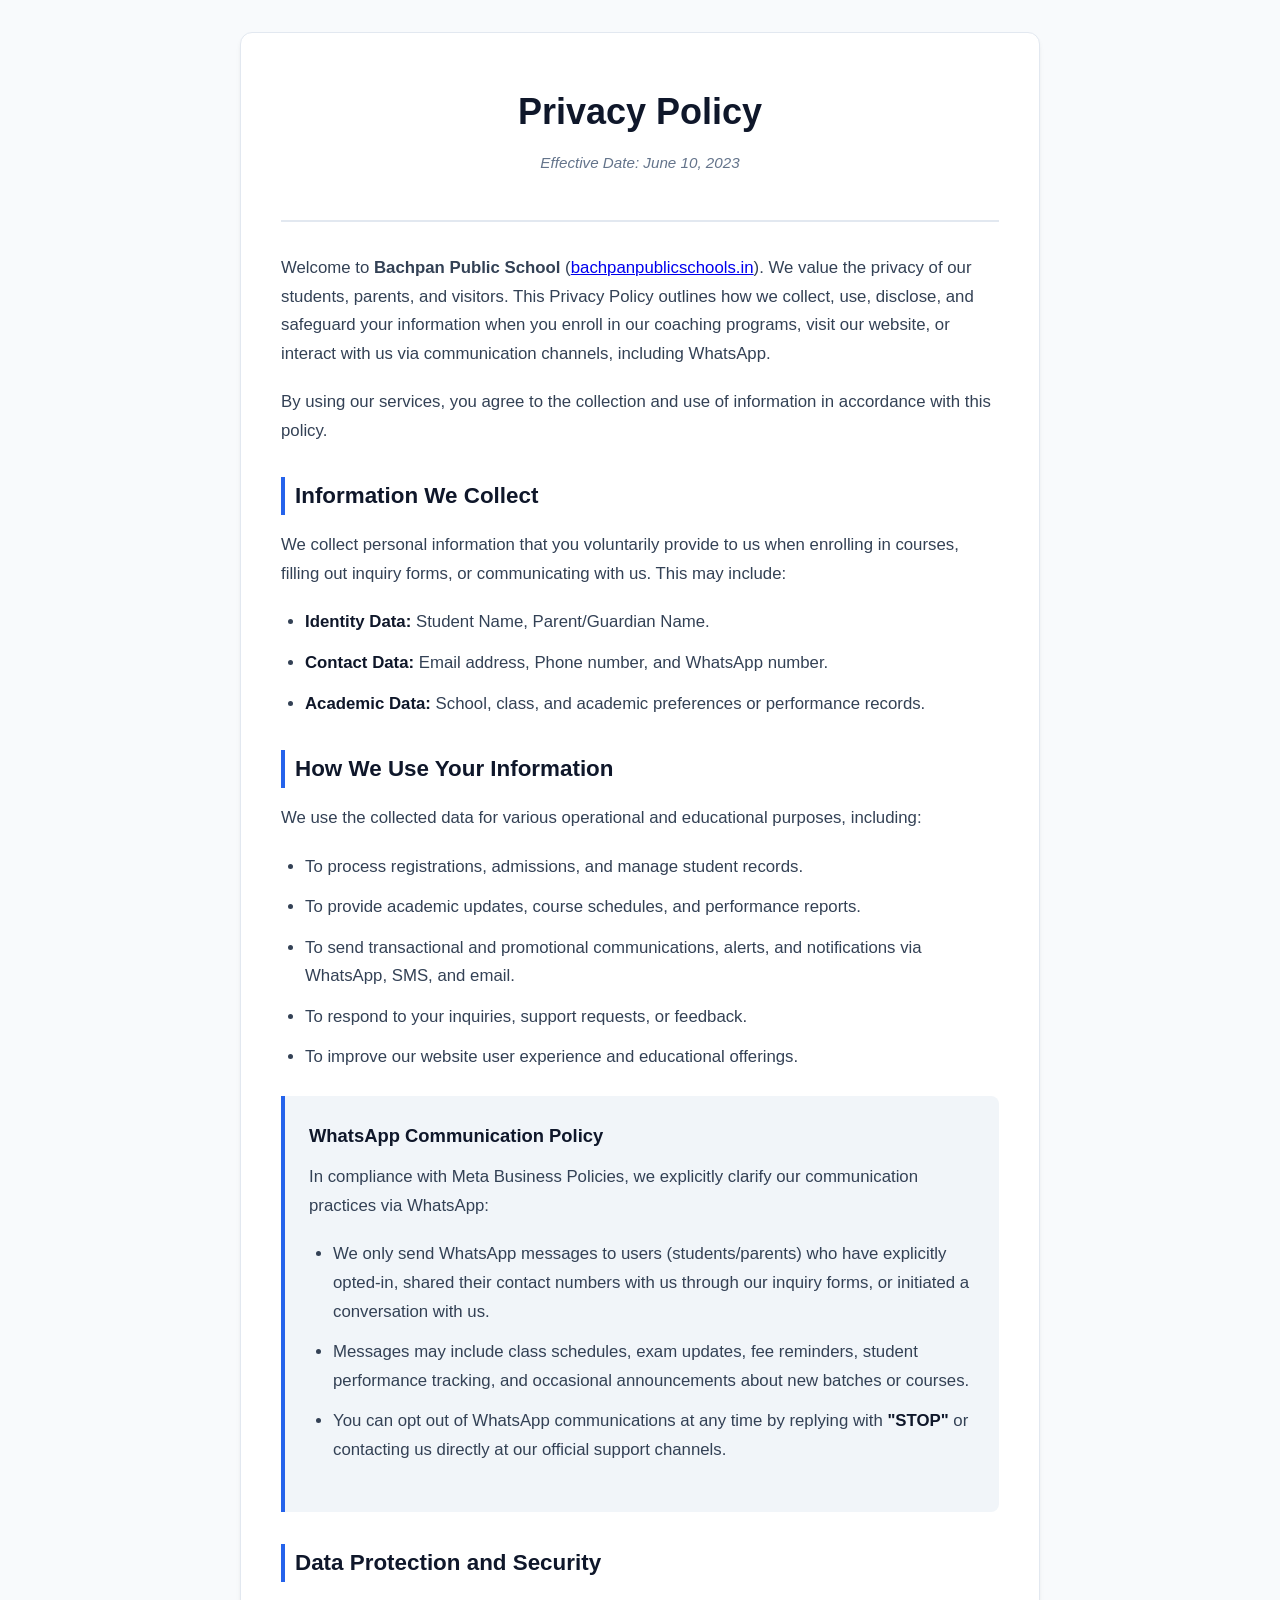
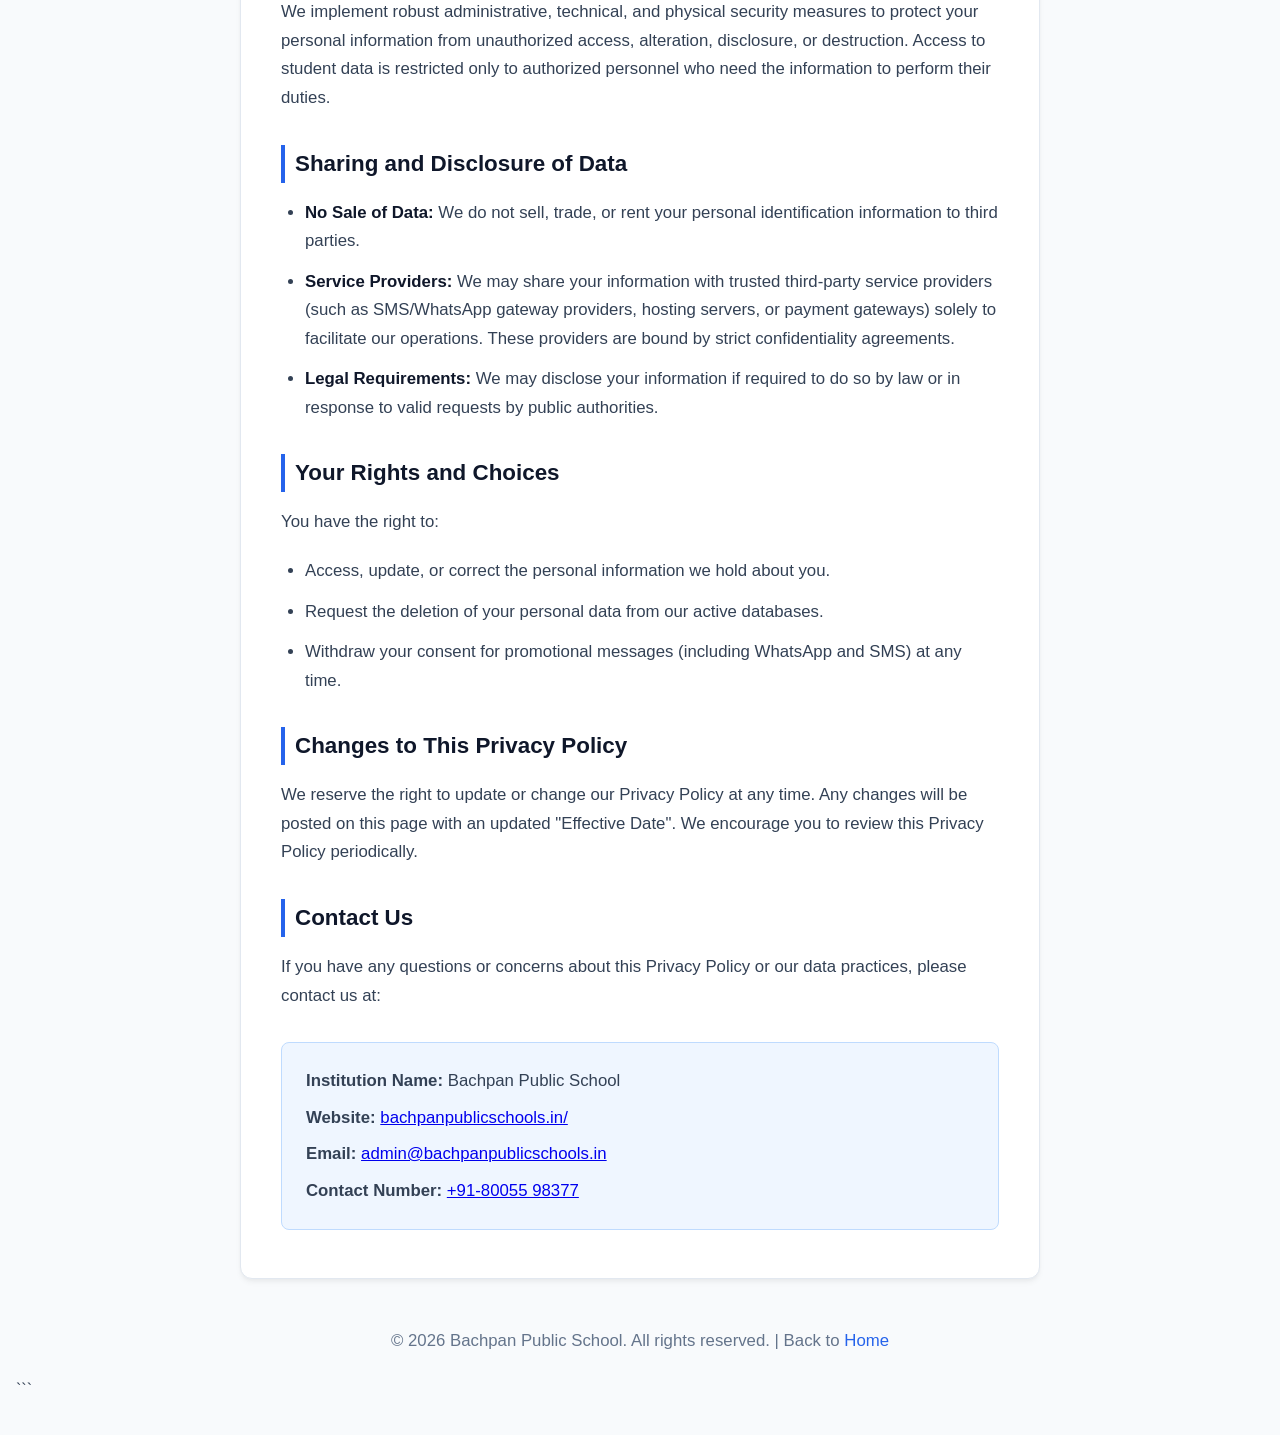
<file: privacy.html>
<!DOCTYPE html>
<html lang="en">
<head>
    <meta charset="UTF-8">
    <meta name="viewport" content="width=device-width, initial-scale=1.0">
    <title>Privacy Policy - DS Science Academy</title>
    <style>
        :root {
            --primary-color: #0f172a; /* Deep Navy */
            --secondary-color: #2563eb; /* Professional Blue */
            --text-color: #334155; /* Charcoal for readability */
            --bg-color: #f8fafc; /* Soft off-white */
            --card-bg: #ffffff;
            --border-color: #e2e8f0;
        }

        * {
            box-sizing: border-box;
            margin: 0;
            padding: 0;
        }

        body {
            font-family: -apple-system, BlinkMacSystemFont, "Segoe UI", Roboto, Helvetica, Arial, sans-serif;
            line-height: 1.7;
            color: var(--text-color);
            background-color: var(--bg-color);
            padding: 2rem 1rem;
        }

        .container {
            max-width: 800px;
            margin: 0 auto;
            background: var(--card-bg);
            padding: 3rem 2.5rem;
            border-radius: 12px;
            box-shadow: 0 4px 6px -1px rgba(0, 0, 0, 0.05), 0 2px 4px -1px rgba(0, 0, 0, 0.03);
            border: 1px solid var(--border-color);
        }

        header {
            border-bottom: 2px solid var(--border-color);
            padding-bottom: 1.5rem;
            margin-bottom: 2rem;
            text-align: center;
        }

        h1 {
            color: var(--primary-color);
            font-size: 2.25rem;
            margin-bottom: 0.5rem;
            font-weight: 800;
        }

        .effective-date {
            font-size: 0.95rem;
            color: #64748b;
            font-style: italic;
        }

        h2 {
            color: var(--primary-color);
            font-size: 1.4rem;
            margin-top: 2rem;
            margin-bottom: 1rem;
            border-left: 4px solid var(--secondary-color);
            padding-left: 10px;
        }

        p {
            margin-bottom: 1.25rem;
            font-size: 1.05rem;
        }

        ul {
            margin-bottom: 1.5rem;
            padding-left: 1.5rem;
        }

        li {
            margin-bottom: 0.75rem;
            font-size: 1.05rem;
        }

        li strong {
            color: #0f172a;
        }

        .highlight-box {
            background-color: #f1f5f9;
            border-left: 4px solid var(--secondary-color);
            padding: 1.5rem;
            border-radius: 0 8px 8px 0;
            margin: 1.5rem 0;
        }

        .highlight-box h3 {
            color: var(--primary-color);
            margin-bottom: 0.75rem;
            font-size: 1.15rem;
        }

        .contact-info {
            background-color: #eff6ff;
            border: 1px solid #bfdbfe;
            border-radius: 8px;
            padding: 1.5rem;
            margin-top: 2rem;
        }

        .contact-info p {
            margin-bottom: 0.5rem;
        }

        .contact-info p:last-child {
            margin-bottom: 0;
        }

        footer {
            text-align: center;
            margin-top: 3rem;
            font-size: 0.9rem;
            color: #64748b;
        }

        footer a {
            color: var(--secondary-color);
            text-decoration: none;
        }

        footer a:hover {
            text-decoration: underline;
        }

        @media (max-width: 640px) {
            body {
                padding: 1rem 0.5rem;
            }
            .container {
                padding: 1.5rem;
                border-radius: 8px;
            }
            h1 {
                font-size: 1.75rem;
            }
            h2 {
                font-size: 1.25rem;
            }
        }
    </style>
</head>
<body>

    <div class="container">
        <header>
            <h1>Privacy Policy</h1>
            <p class="effective-date">Effective Date: June 10, 2023</p>
        </header>

        <main>
            <p>Welcome to <strong>Bachpan Public School</strong> (<a href="bachpanpublicschools.in" target="_blank">bachpanpublicschools.in</a>). We value the privacy of our students, parents, and visitors. This Privacy Policy outlines how we collect, use, disclose, and safeguard your information when you enroll in our coaching programs, visit our website, or interact with us via communication channels, including WhatsApp.</p>
            
            <p>By using our services, you agree to the collection and use of information in accordance with this policy.</p>

            <h2>Information We Collect</h2>
            <p>We collect personal information that you voluntarily provide to us when enrolling in courses, filling out inquiry forms, or communicating with us. This may include:</p>
            <ul>
                <li><strong>Identity Data:</strong> Student Name, Parent/Guardian Name.</li>
                <li><strong>Contact Data:</strong> Email address, Phone number, and WhatsApp number.</li>
                <li><strong>Academic Data:</strong> School, class, and academic preferences or performance records.</li>
            </ul>

            <h2>How We Use Your Information</h2>
            <p>We use the collected data for various operational and educational purposes, including:</p>
            <ul>
                <li>To process registrations, admissions, and manage student records.</li>
                <li>To provide academic updates, course schedules, and performance reports.</li>
                <li>To send transactional and promotional communications, alerts, and notifications via WhatsApp, SMS, and email.</li>
                <li>To respond to your inquiries, support requests, or feedback.</li>
                <li>To improve our website user experience and educational offerings.</li>
            </ul>

            <div class="highlight-box">
                <h3>WhatsApp Communication Policy</h3>
                <p>In compliance with Meta Business Policies, we explicitly clarify our communication practices via WhatsApp:</p>
                <ul>
                    <li>We only send WhatsApp messages to users (students/parents) who have explicitly opted-in, shared their contact numbers with us through our inquiry forms, or initiated a conversation with us.</li>
                    <li>Messages may include class schedules, exam updates, fee reminders, student performance tracking, and occasional announcements about new batches or courses.</li>
                    <li>You can opt out of WhatsApp communications at any time by replying with <strong>"STOP"</strong> or contacting us directly at our official support channels.</li>
                </ul>
            </div>

            <h2>Data Protection and Security</h2>
            <p>We implement robust administrative, technical, and physical security measures to protect your personal information from unauthorized access, alteration, disclosure, or destruction. Access to student data is restricted only to authorized personnel who need the information to perform their duties.</p>

            <h2>Sharing and Disclosure of Data</h2>
            <ul>
                <li><strong>No Sale of Data:</strong> We do not sell, trade, or rent your personal identification information to third parties.</li>
                <li><strong>Service Providers:</strong> We may share your information with trusted third-party service providers (such as SMS/WhatsApp gateway providers, hosting servers, or payment gateways) solely to facilitate our operations. These providers are bound by strict confidentiality agreements.</li>
                <li><strong>Legal Requirements:</strong> We may disclose your information if required to do so by law or in response to valid requests by public authorities.</li>
            </ul>

            <h2>Your Rights and Choices</h2>
            <p>You have the right to:</p>
            <ul>
                <li>Access, update, or correct the personal information we hold about you.</li>
                <li>Request the deletion of your personal data from our active databases.</li>
                <li>Withdraw your consent for promotional messages (including WhatsApp and SMS) at any time.</li>
            </ul>

            <h2>Changes to This Privacy Policy</h2>
            <p>We reserve the right to update or change our Privacy Policy at any time. Any changes will be posted on this page with an updated "Effective Date". We encourage you to review this Privacy Policy periodically.</p>

            <h2>Contact Us</h2>
            <p>If you have any questions or concerns about this Privacy Policy or our data practices, please contact us at:</p>
            
            <div class="contact-info">
                <p><strong>Institution Name:</strong> Bachpan Public School</p>
                <p><strong>Website:</strong> <a href="bachpanpublicschools.in" target="_blank">bachpanpublicschools.in/</a></p>
                <p><strong>Email:</strong> <a href="mailto:admin@bachpanpublicschools.in">admin@bachpanpublicschools.in</a></p>
                <p><strong>Contact Number:</strong> <a href="tel:+918005598377">+91-80055 98377</a></p>
            </div>
        </main>
    </div>

    <footer>
        <p>&copy; 2026 Bachpan Public School. All rights reserved. | Back to <a href="bachpanpublicschools.in">Home</a></p>
    </footer>

</body>
</html>

```
</file>
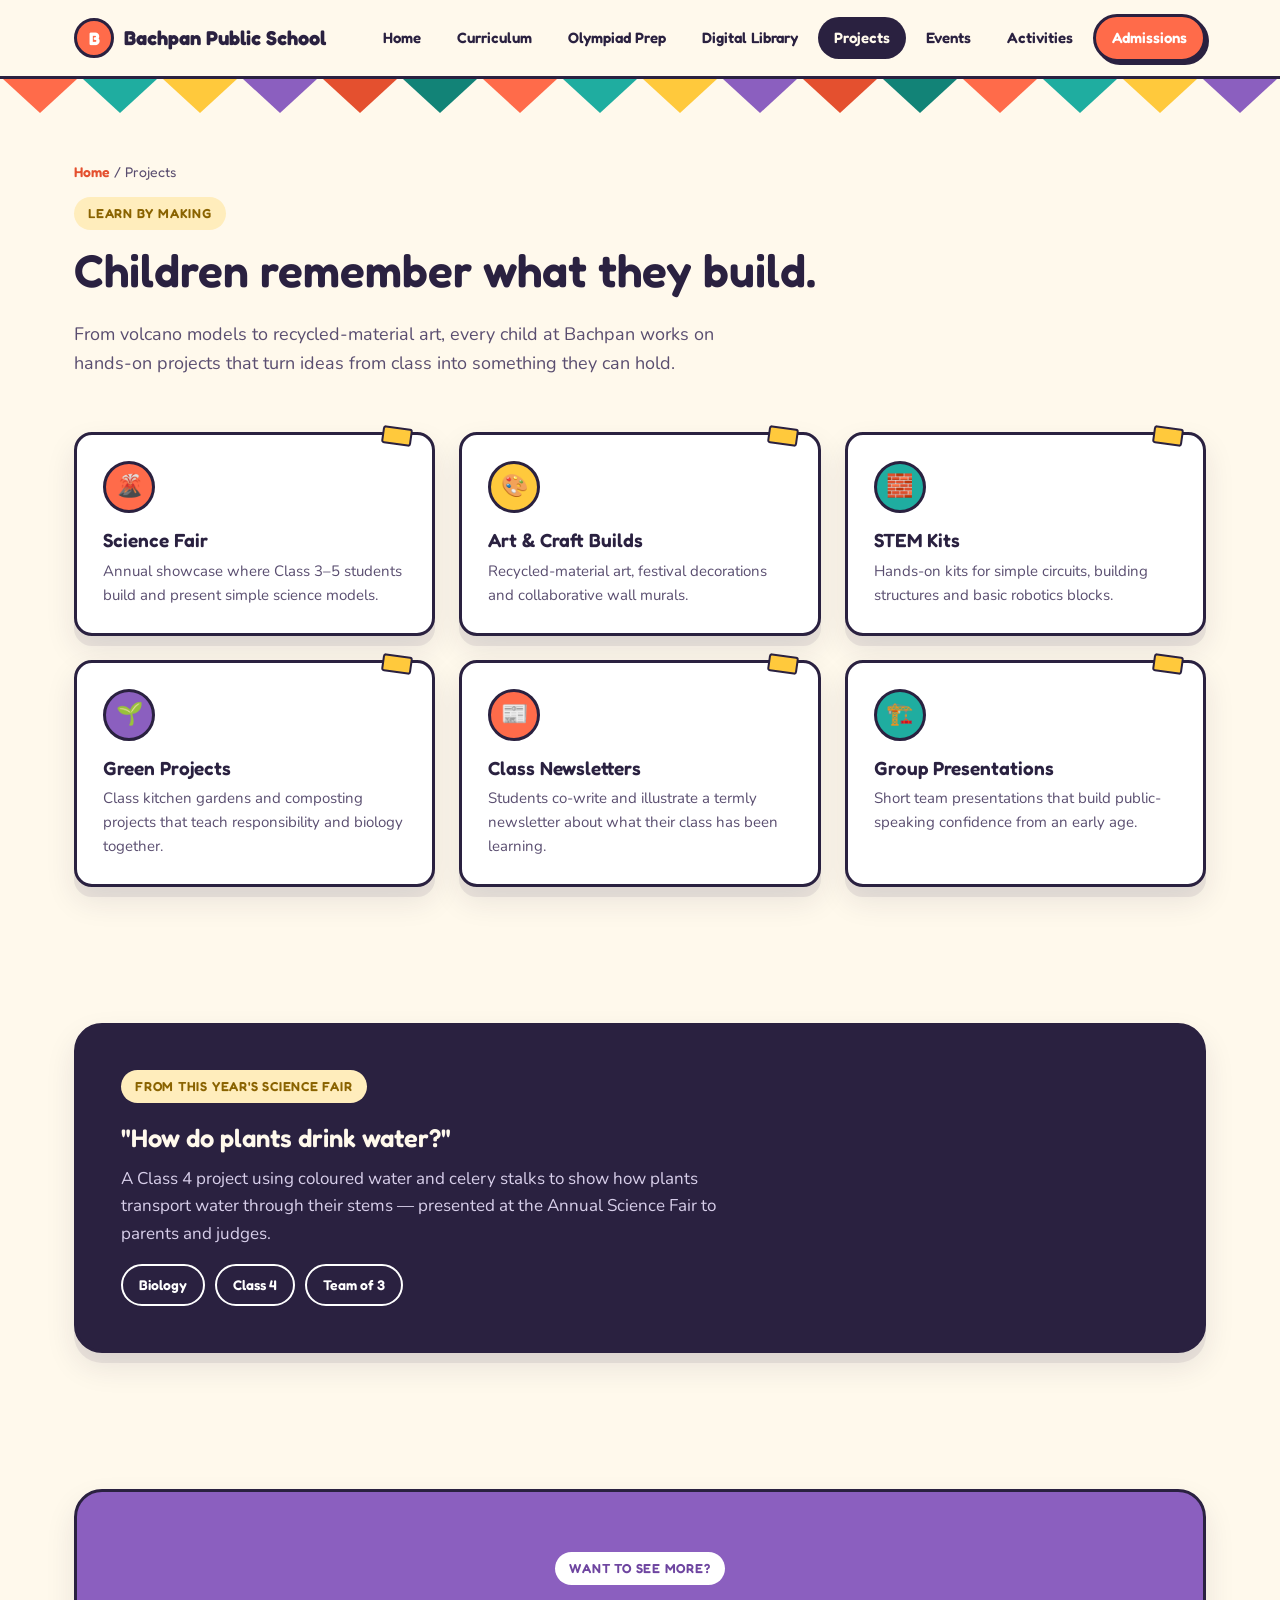
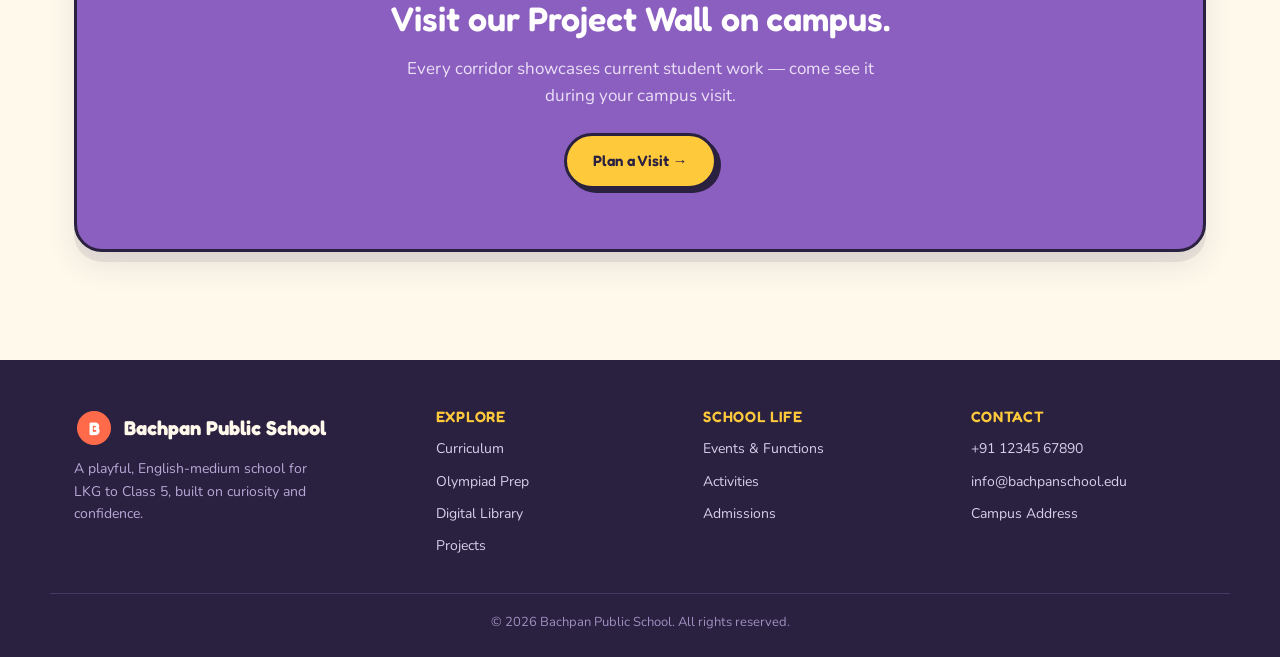
<file: projects.html>
<!DOCTYPE html>
<html lang="en">
<head>
<meta charset="UTF-8">
<meta name="viewport" content="width=device-width, initial-scale=1.0">
<title>Student Projects — Bachpan Public School</title>
<meta name="description" content="Science fairs, art builds and STEM kits — student project work at Bachpan Public School.">
<link rel="stylesheet" href="style.css">
</head>
<body>

<header class="site-header">
  <div class="nav-row">
    <a href="index.html" class="brand"><span class="brand-badge">B</span> Bachpan Public School</a>
    <button class="nav-toggle" aria-label="Toggle menu">
      <svg width="22" height="16" viewBox="0 0 22 16"><rect width="22" height="2.4" fill="#2A2140"/><rect y="6.8" width="22" height="2.4" fill="#2A2140"/><rect y="13.6" width="22" height="2.4" fill="#2A2140"/></svg>
    </button>
    <nav class="primary-nav">
      <a href="index.html">Home</a>
      <a href="curriculum.html">Curriculum</a>
      <a href="olympiad.html">Olympiad Prep</a>
      <a href="digital-library.html">Digital Library</a>
      <a href="projects.html" class="active">Projects</a>
      <a href="events.html">Events</a>
      <a href="activities.html">Activities</a>
      <a href="index.html#admissions" class="nav-cta">Admissions</a>
    </nav>
  </div>
</header>

<div class="bunting">
  <span></span><span></span><span></span><span></span><span></span><span></span><span></span><span></span>
  <span></span><span></span><span></span><span></span><span></span><span></span><span></span><span></span>
</div>

<section class="page-hero">
  <div class="wrap">
    <div class="breadcrumb"><a href="index.html">Home</a> / Projects</div>
    <span class="eyebrow sun">Learn by making</span>
    <h1>Children remember what they build.</h1>
    <p>From volcano models to recycled-material art, every child at Bachpan works on hands-on projects that turn ideas from class into something they can hold.</p>
  </div>
</section>

<section style="padding-top:0;">
  <div class="wrap">
    <div class="grid grid-3">
      <div class="card reveal">
        <div class="card-icon ic-coral">🌋</div>
        <h3>Science Fair</h3>
        <p>Annual showcase where Class 3–5 students build and present simple science models.</p>
      </div>
      <div class="card reveal">
        <div class="card-icon ic-sun">🎨</div>
        <h3>Art & Craft Builds</h3>
        <p>Recycled-material art, festival decorations and collaborative wall murals.</p>
      </div>
      <div class="card reveal">
        <div class="card-icon ic-teal">🧱</div>
        <h3>STEM Kits</h3>
        <p>Hands-on kits for simple circuits, building structures and basic robotics blocks.</p>
      </div>
      <div class="card reveal">
        <div class="card-icon ic-grape">🌱</div>
        <h3>Green Projects</h3>
        <p>Class kitchen gardens and composting projects that teach responsibility and biology together.</p>
      </div>
      <div class="card reveal">
        <div class="card-icon ic-coral">📰</div>
        <h3>Class Newsletters</h3>
        <p>Students co-write and illustrate a termly newsletter about what their class has been learning.</p>
      </div>
      <div class="card reveal">
        <div class="card-icon ic-teal">🏗️</div>
        <h3>Group Presentations</h3>
        <p>Short team presentations that build public-speaking confidence from an early age.</p>
      </div>
    </div>
  </div>
</section>

<section>
  <div class="wrap">
    <div class="panel panel-ink reveal">
      <span class="eyebrow sun">From this year's Science Fair</span>
      <h2 style="margin-top:6px;">"How do plants drink water?"</h2>
      <p style="max-width:60ch;">A Class 4 project using coloured water and celery stalks to show how plants transport water through their stems — presented at the Annual Science Fair to parents and judges.</p>
      <div class="pill-row" style="margin-top:10px;">
        <span class="pill" style="background:transparent;color:#fff;border-color:#fff;">Biology</span>
        <span class="pill" style="background:transparent;color:#fff;border-color:#fff;">Class 4</span>
        <span class="pill" style="background:transparent;color:#fff;border-color:#fff;">Team of 3</span>
      </div>
    </div>
  </div>
</section>

<section>
  <div class="wrap">
    <div class="cta-band">
      <span class="eyebrow" style="background:#fff;color:var(--grape-deep);">Want to see more?</span>
      <h2>Visit our Project Wall on campus.</h2>
      <p>Every corridor showcases current student work — come see it during your campus visit.</p>
      <a href="index.html#admissions" class="btn btn-primary" style="background:var(--sun);color:var(--ink);">Plan a Visit →</a>
    </div>
  </div>
</section>

<footer>
  <div class="wrap footer-grid">
    <div>
      <div class="brand" style="color:var(--cream);margin-bottom:10px;"><span class="brand-badge">B</span> Bachpan Public School</div>
      <p style="color:#B7A9D6;font-size:14px;max-width:32ch;">A playful, English-medium school for LKG to Class 5, built on curiosity and confidence.</p>
    </div>
    <div><h4>Explore</h4>
      <a href="curriculum.html">Curriculum</a><a href="olympiad.html">Olympiad Prep</a><a href="digital-library.html">Digital Library</a><a href="projects.html">Projects</a>
    </div>
    <div><h4>School Life</h4>
      <a href="events.html">Events & Functions</a><a href="activities.html">Activities</a><a href="index.html#admissions">Admissions</a>
    </div>
    <div><h4>Contact</h4>
      <a href="tel:+911234567890">+91 12345 67890</a><a href="mailto:info@bachpanschool.edu">info@bachpanschool.edu</a><a href="#">Campus Address</a>
    </div>
  </div>
  <div class="wrap footer-bottom">© 2026 Bachpan Public School. All rights reserved.</div>
</footer>

<script src="script.js"></script>
</body>
</html>
</file>
<file: style.css>
/* ===========================================================
   Bachpan Public School — Design System
   Palette: cream / coral / teal / sun / grape / ink
=========================================================== */

@import url('https://fonts.googleapis.com/css2?family=Fredoka:wght@500;600;700&family=Nunito:wght@400;600;700;800&display=swap');

:root{
  --cream:#FFF9EC;
  --cream-deep:#FFF1D6;
  --paper:#FFFFFF;
  --ink:#2A2140;
  --ink-soft:#5A4E70;
  --coral:#FF6B4A;
  --coral-deep:#E4502F;
  --teal:#1FADA0;
  --teal-deep:#128377;
  --sun:#FFC93C;
  --sun-deep:#F0A800;
  --grape:#8B5FBF;
  --grape-deep:#6E45A0;

  --radius-lg:28px;
  --radius-md:18px;
  --radius-sm:12px;
  --shadow-card:0 10px 0 rgba(42,33,64,0.08), 0 14px 30px rgba(42,33,64,0.10);
  --shadow-soft:0 6px 18px rgba(42,33,64,0.08);
  --container:1180px;
}

*{box-sizing:border-box;}
html{scroll-behavior:smooth;}
body{
  margin:0;
  background:var(--cream);
  color:var(--ink);
  font-family:'Nunito',sans-serif;
  font-size:17px;
  line-height:1.6;
  -webkit-font-smoothing:antialiased;
}
h1,h2,h3,h4{
  font-family:'Fredoka',sans-serif;
  font-weight:600;
  color:var(--ink);
  margin:0 0 .5em;
  line-height:1.15;
}
p{margin:0 0 1em;}
a{color:inherit;text-decoration:none;}
img{max-width:100%;display:block;}
ul{margin:0;padding:0;list-style:none;}

.wrap{max-width:var(--container);margin:0 auto;padding:0 24px;}

@media (prefers-reduced-motion: reduce){
  *{animation-duration:0.01ms !important; animation-iteration-count:1 !important; transition-duration:0.01ms !important; scroll-behavior:auto !important;}
}

/* ---------- Eyebrow / labels ---------- */
.eyebrow{
  display:inline-flex;align-items:center;gap:8px;
  font-family:'Fredoka',sans-serif;
  font-size:13px;letter-spacing:.06em;text-transform:uppercase;
  color:var(--coral-deep);
  background:#FFE4DB;
  padding:6px 14px;border-radius:999px;
  font-weight:600;
  margin-bottom:14px;
}
.eyebrow.teal{color:var(--teal-deep);background:#DBF3F0;}
.eyebrow.grape{color:var(--grape-deep);background:#EBE0F7;}
.eyebrow.sun{color:#8A6300;background:#FFEDBC;}

/* ---------- Header / Nav ---------- */
header.site-header{
  position:sticky;top:0;z-index:100;
  background:rgba(255,249,236,0.92);
  backdrop-filter:blur(8px);
  border-bottom:3px solid var(--ink);
}
.nav-row{
  display:flex;align-items:center;justify-content:space-between;
  padding:14px 24px;max-width:var(--container);margin:0 auto;
}
.brand{display:flex;align-items:center;gap:10px;font-family:'Fredoka',sans-serif;font-weight:700;font-size:20px;color:var(--ink);}
.brand-badge{
  width:40px;height:40px;border-radius:50%;
  background:var(--coral);border:3px solid var(--ink);
  display:flex;align-items:center;justify-content:center;
  font-size:18px;color:#fff;flex-shrink:0;
}
nav.primary-nav{display:flex;gap:4px;align-items:center;}
nav.primary-nav a{
  font-family:'Fredoka',sans-serif;font-weight:600;font-size:15px;
  padding:9px 16px;border-radius:999px;color:var(--ink);
  transition:background .15s ease, transform .15s ease;
}
nav.primary-nav a:hover{background:var(--cream-deep);transform:translateY(-1px);}
nav.primary-nav a.active{background:var(--ink);color:var(--cream);}
.nav-cta{
  font-family:'Fredoka',sans-serif;font-weight:600;
  background:var(--coral);color:#fff !important;
  padding:10px 20px;border-radius:999px;
  border:3px solid var(--ink);
  box-shadow:3px 3px 0 var(--ink);
  transition:transform .15s ease, box-shadow .15s ease;
}
.nav-cta:hover{transform:translate(-2px,-2px);box-shadow:5px 5px 0 var(--ink);}
.nav-toggle{display:none;background:none;border:2px solid var(--ink);border-radius:10px;padding:8px 10px;cursor:pointer;}
.nav-toggle svg{display:block;}

@media (max-width:920px){
  nav.primary-nav{
    display:none;position:absolute;top:100%;left:0;right:0;
    background:var(--cream);border-bottom:3px solid var(--ink);
    flex-direction:column;align-items:stretch;padding:10px 24px 18px;gap:2px;
  }
  nav.primary-nav.open{display:flex;}
  nav.primary-nav a{padding:12px 14px;}
  .nav-toggle{display:block;}
  .nav-cta{display:none;}
}

/* ---------- Bunting divider (signature element) ---------- */
.bunting{
  width:100%;height:34px;
  display:flex;overflow:hidden;
}
.bunting span{
  flex:1 0 40px;height:34px;
  clip-path:polygon(0 0,100% 0,50% 100%);
  margin:0 3px;
}
.bunting span:nth-child(6n+1){background:var(--coral);}
.bunting span:nth-child(6n+2){background:var(--teal);}
.bunting span:nth-child(6n+3){background:var(--sun);}
.bunting span:nth-child(6n+4){background:var(--grape);}
.bunting span:nth-child(6n+5){background:var(--coral-deep);}
.bunting span:nth-child(6n+6){background:var(--teal-deep);}

/* ---------- Hero ---------- */
.hero{
  position:relative;padding:64px 0 40px;overflow:hidden;
}
.hero-grid{
  display:grid;grid-template-columns:1.05fr .95fr;gap:48px;align-items:center;
}
.hero h1{font-size:clamp(34px,5vw,54px);}
.hero .lede{font-size:19px;color:var(--ink-soft);max-width:46ch;}
.hero-actions{display:flex;gap:14px;flex-wrap:wrap;margin-top:26px;}
.btn{
  font-family:'Fredoka',sans-serif;font-weight:600;font-size:15px;
  padding:13px 26px;border-radius:999px;display:inline-flex;align-items:center;gap:8px;
  border:3px solid var(--ink);cursor:pointer;
  transition:transform .15s ease, box-shadow .15s ease;
}
.btn-primary{background:var(--coral);color:#fff;box-shadow:4px 4px 0 var(--ink);}
.btn-primary:hover{transform:translate(-2px,-2px);box-shadow:6px 6px 0 var(--ink);}
.btn-ghost{background:var(--paper);color:var(--ink);box-shadow:4px 4px 0 var(--ink);}
.btn-ghost:hover{transform:translate(-2px,-2px);box-shadow:6px 6px 0 var(--ink);}

.hero-art{position:relative;aspect-ratio:1/1;max-width:420px;margin:0 auto;}
.blob{
  position:absolute;inset:0;border-radius:42% 58% 63% 37%/41% 44% 56% 59%;
  background:var(--sun);border:3px solid var(--ink);
}
.hero-stats{
  position:absolute;bottom:-18px;left:-18px;
  background:var(--paper);border:3px solid var(--ink);border-radius:var(--radius-md);
  padding:14px 18px;box-shadow:var(--shadow-card);
  display:flex;gap:18px;
}
.hero-stats div{text-align:center;}
.hero-stats strong{font-family:'Fredoka',sans-serif;font-size:22px;display:block;color:var(--coral-deep);}
.hero-stats span{font-size:12px;color:var(--ink-soft);font-weight:700;}

/* ---------- Sections ---------- */
section{padding:68px 0;}
.section-head{max-width:640px;margin-bottom:40px;}
.section-head h2{font-size:clamp(26px,3.4vw,38px);}
.section-head p{color:var(--ink-soft);font-size:17px;}
.section-head.center{margin-left:auto;margin-right:auto;text-align:center;}

/* ---------- Card grid ---------- */
.grid{display:grid;gap:24px;}
.grid-3{grid-template-columns:repeat(3,1fr);}
.grid-4{grid-template-columns:repeat(4,1fr);}
.grid-2{grid-template-columns:repeat(2,1fr);}
@media (max-width:900px){.grid-3,.grid-4{grid-template-columns:repeat(2,1fr);} }
@media (max-width:600px){.grid-2,.grid-3,.grid-4{grid-template-columns:1fr;} }

.card{
  background:var(--paper);border:3px solid var(--ink);border-radius:var(--radius-md);
  padding:26px;box-shadow:var(--shadow-card);position:relative;
  transition:transform .18s ease;
}
.card:nth-child(3n+1){transform:rotate(-1deg);}
.card:nth-child(3n+2){transform:rotate(0.7deg);}
.card:nth-child(3n+3){transform:rotate(-0.4deg);}
.card:hover{transform:rotate(0deg) translateY(-4px);}
.card::after{
  content:"";position:absolute;top:-8px;right:20px;width:26px;height:14px;
  background:var(--sun);border:2px solid var(--ink);border-radius:3px;
  transform:rotate(8deg);
}
.card-icon{
  width:52px;height:52px;border-radius:50%;
  display:flex;align-items:center;justify-content:center;
  border:3px solid var(--ink);margin-bottom:16px;font-size:22px;
}
.ic-coral{background:var(--coral);color:#fff;}
.ic-teal{background:var(--teal);color:#fff;}
.ic-sun{background:var(--sun);color:var(--ink);}
.ic-grape{background:var(--grape);color:#fff;}
.card h3{font-size:19px;margin-bottom:8px;}
.card p{color:var(--ink-soft);font-size:15px;margin-bottom:0;}

/* ---------- Panel (colored block sections) ---------- */
.panel{
  border-radius:var(--radius-lg);border:3px solid var(--ink);
  padding:44px;box-shadow:var(--shadow-card);
}
.panel-cream{background:var(--cream-deep);}
.panel-ink{background:var(--ink);color:var(--cream);}
.panel-ink h2,.panel-ink h3{color:var(--cream);}
.panel-ink p{color:#D8CFEA;}

/* ---------- Timeline / list rows ---------- */
.row-list{display:flex;flex-direction:column;gap:14px;}
.row-item{
  display:flex;gap:18px;align-items:flex-start;
  background:var(--paper);border:3px solid var(--ink);border-radius:var(--radius-sm);
  padding:18px 20px;box-shadow:var(--shadow-soft);
}
.row-badge{
  font-family:'Fredoka',sans-serif;font-weight:600;font-size:14px;
  background:var(--sun);border:2px solid var(--ink);border-radius:999px;
  padding:5px 12px;white-space:nowrap;flex-shrink:0;
}
.row-item h4{margin:0 0 4px;font-size:17px;}
.row-item p{margin:0;color:var(--ink-soft);font-size:15px;}

/* ---------- Tag pills ---------- */
.pill-row{display:flex;flex-wrap:wrap;gap:10px;}
.pill{
  font-family:'Fredoka',sans-serif;font-weight:600;font-size:14px;
  padding:8px 16px;border-radius:999px;border:2.5px solid var(--ink);
  background:var(--paper);
}

/* ---------- CTA band ---------- */
.cta-band{
  text-align:center;padding:60px 24px;border-radius:var(--radius-lg);
  border:3px solid var(--ink);background:var(--grape);color:#fff;
  box-shadow:var(--shadow-card);
}
.cta-band h2{color:#fff;font-size:clamp(24px,3.6vw,34px);}
.cta-band p{color:#EBE0F7;max-width:52ch;margin:0 auto 24px;}

/* ---------- Footer ---------- */
footer{
  background:var(--ink);color:var(--cream);padding:48px 0 24px;margin-top:40px;
}
.footer-grid{display:grid;grid-template-columns:1.4fr 1fr 1fr 1fr;gap:32px;margin-bottom:30px;}
footer h4{color:var(--sun);font-size:15px;text-transform:uppercase;letter-spacing:.05em;font-family:'Fredoka',sans-serif;}
footer a{color:#D8CFEA;font-size:14px;display:block;padding:5px 0;}
footer a:hover{color:#fff;}
.footer-bottom{border-top:1px solid #453A63;padding-top:18px;font-size:13px;color:#9E8FC0;text-align:center;}
@media (max-width:800px){.footer-grid{grid-template-columns:1fr 1fr;}}

/* ---------- Page hero (inner pages, shorter) ---------- */
.page-hero{padding:48px 0 36px;}
.page-hero h1{font-size:clamp(30px,4.4vw,46px);}
.page-hero p{color:var(--ink-soft);font-size:18px;max-width:60ch;}
.breadcrumb{font-family:'Fredoka',sans-serif;font-size:14px;color:var(--ink-soft);margin-bottom:14px;}
.breadcrumb a{color:var(--coral-deep);font-weight:600;}

@media (max-width:920px){
  .hero-grid{grid-template-columns:1fr;}
  .hero-art{order:-1;max-width:280px;}
}

/* ---------- Reveal on scroll ---------- */
.reveal{opacity:0;transform:translateY(18px);transition:opacity .5s ease, transform .5s ease;}
.reveal.in-view{opacity:1;transform:translateY(0);}
</file>
